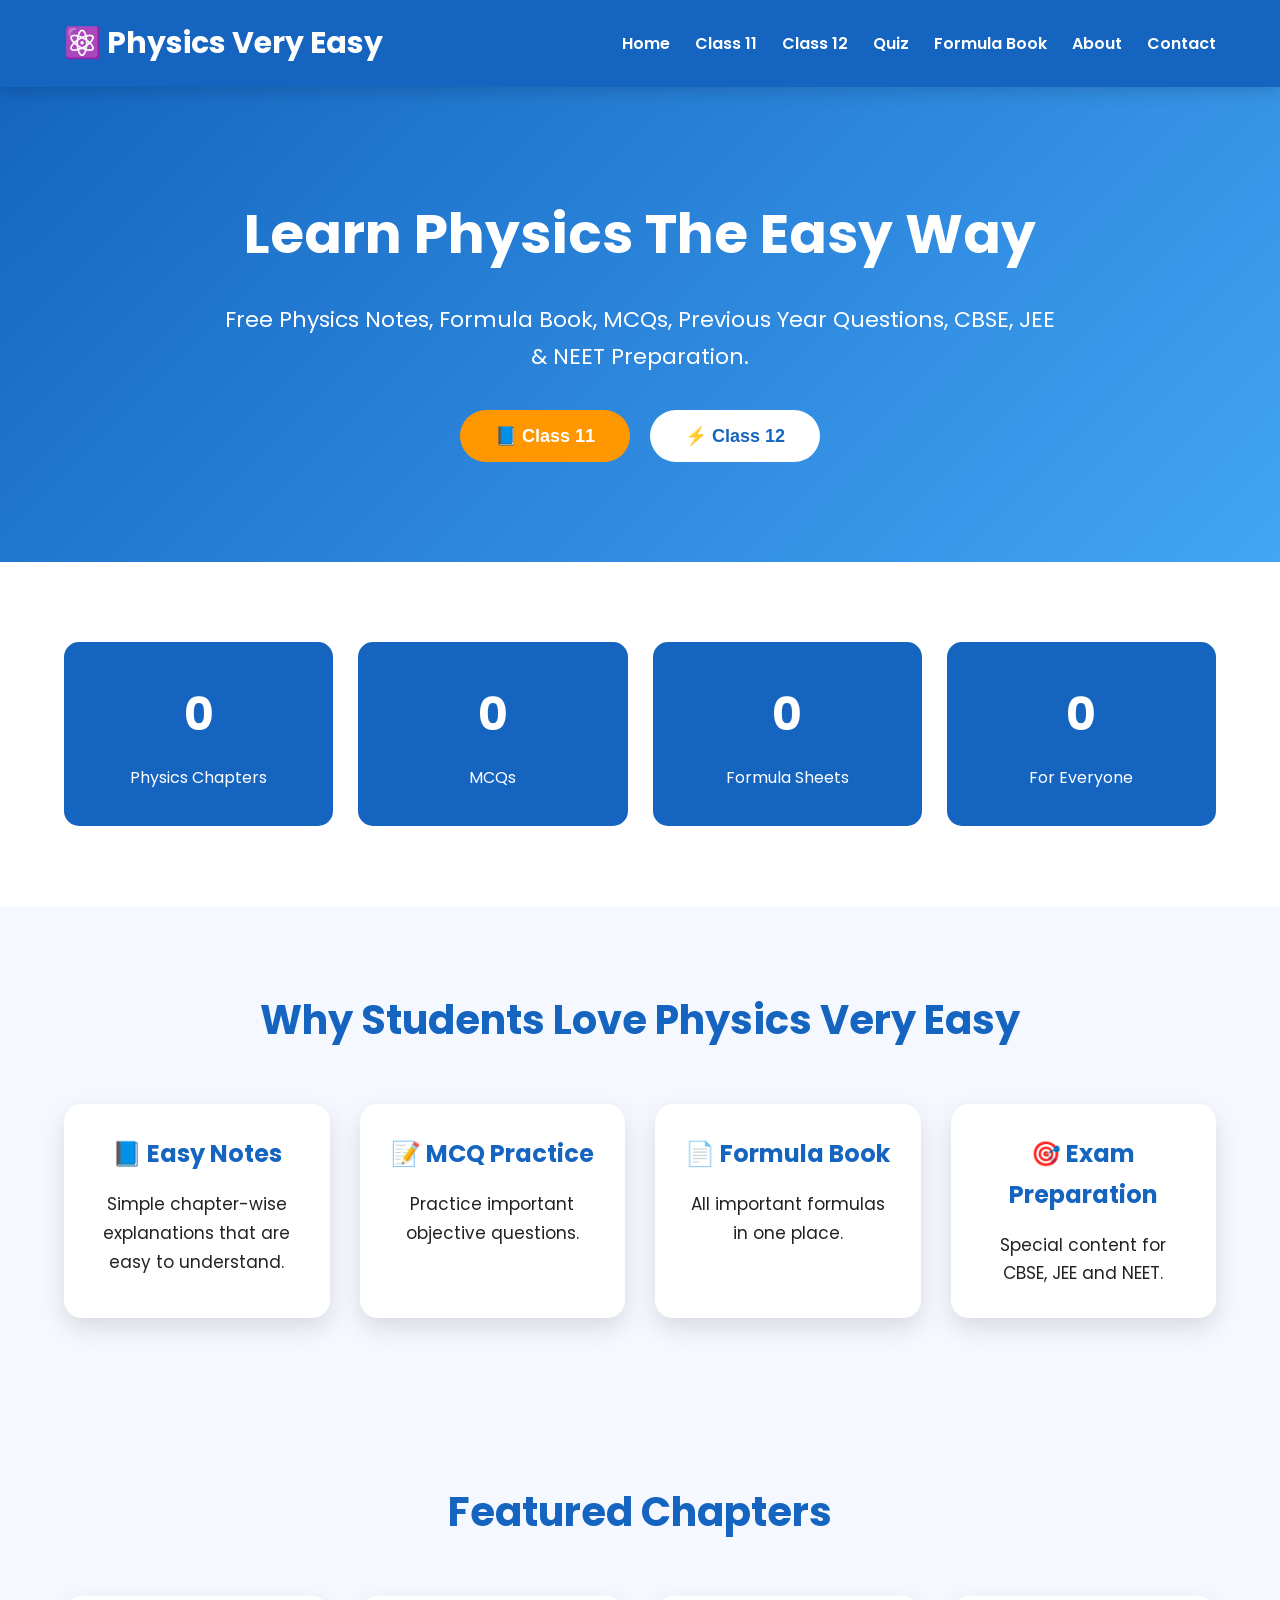
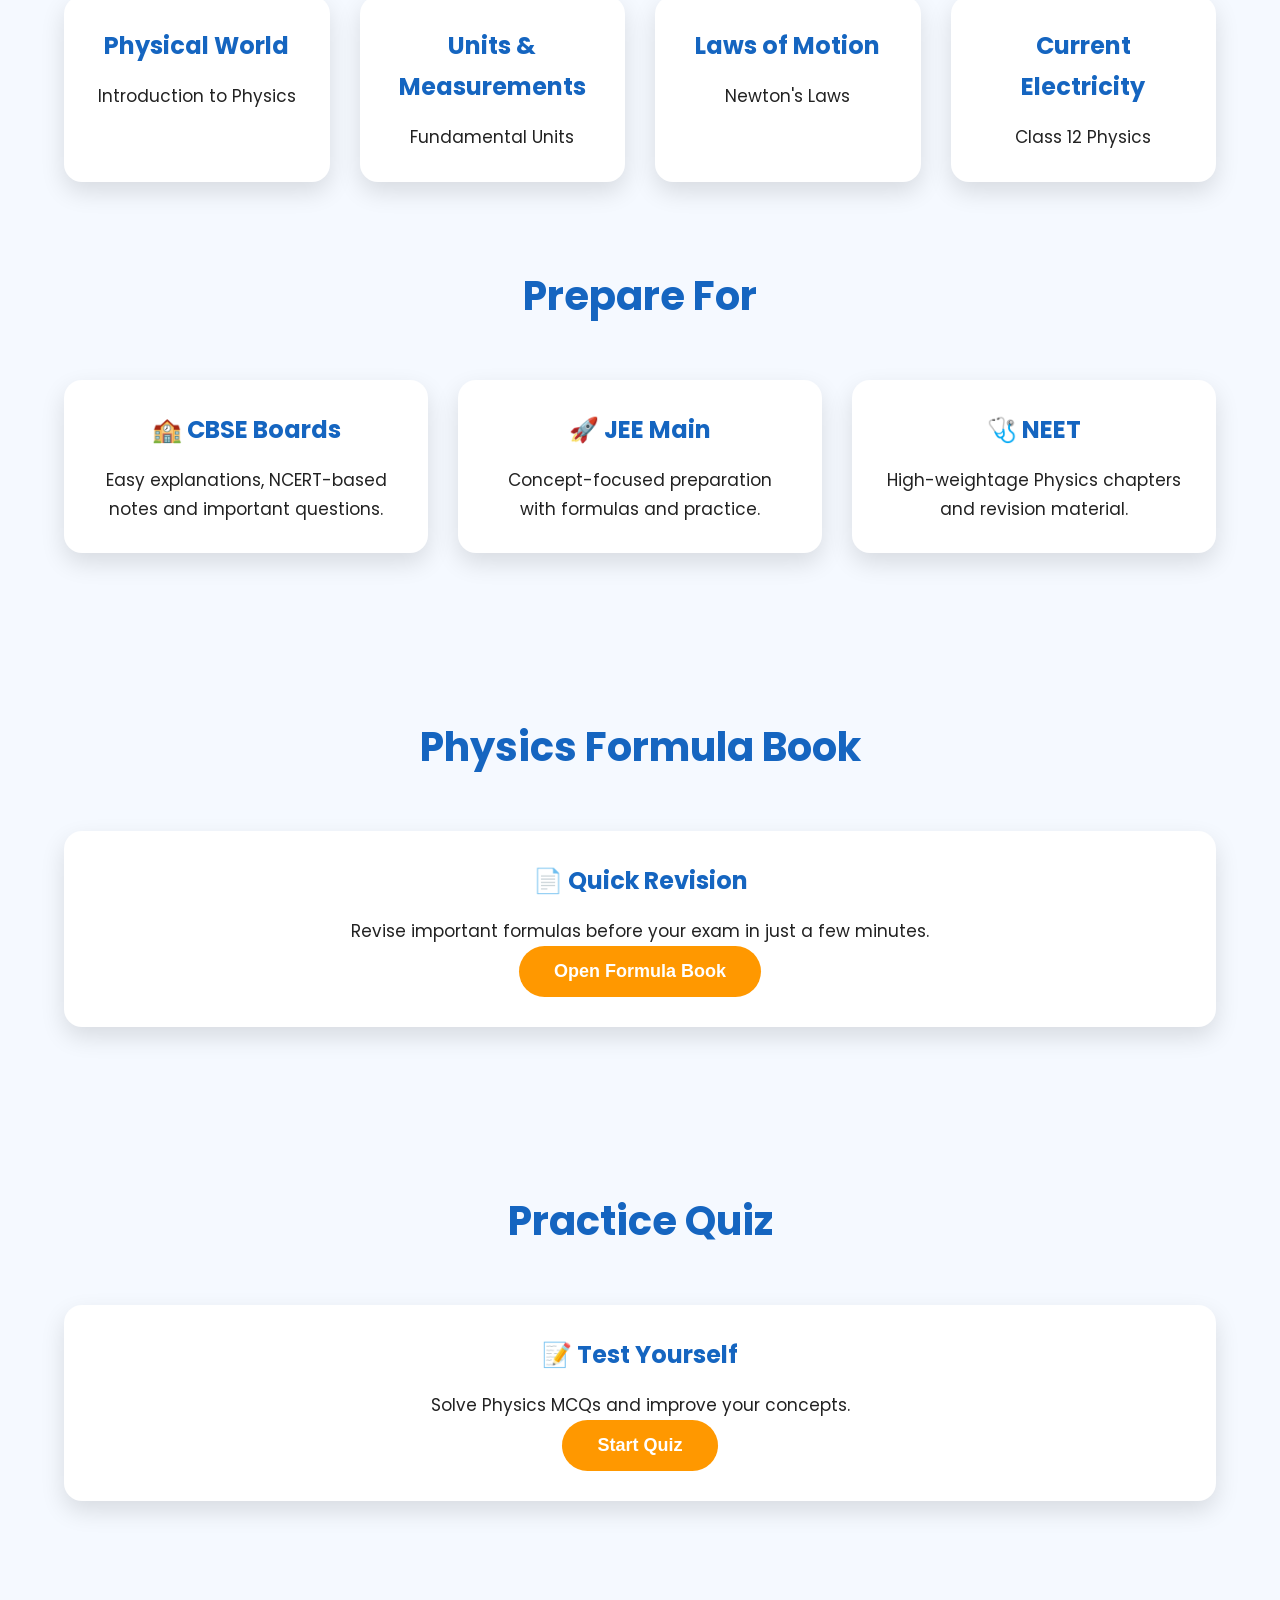
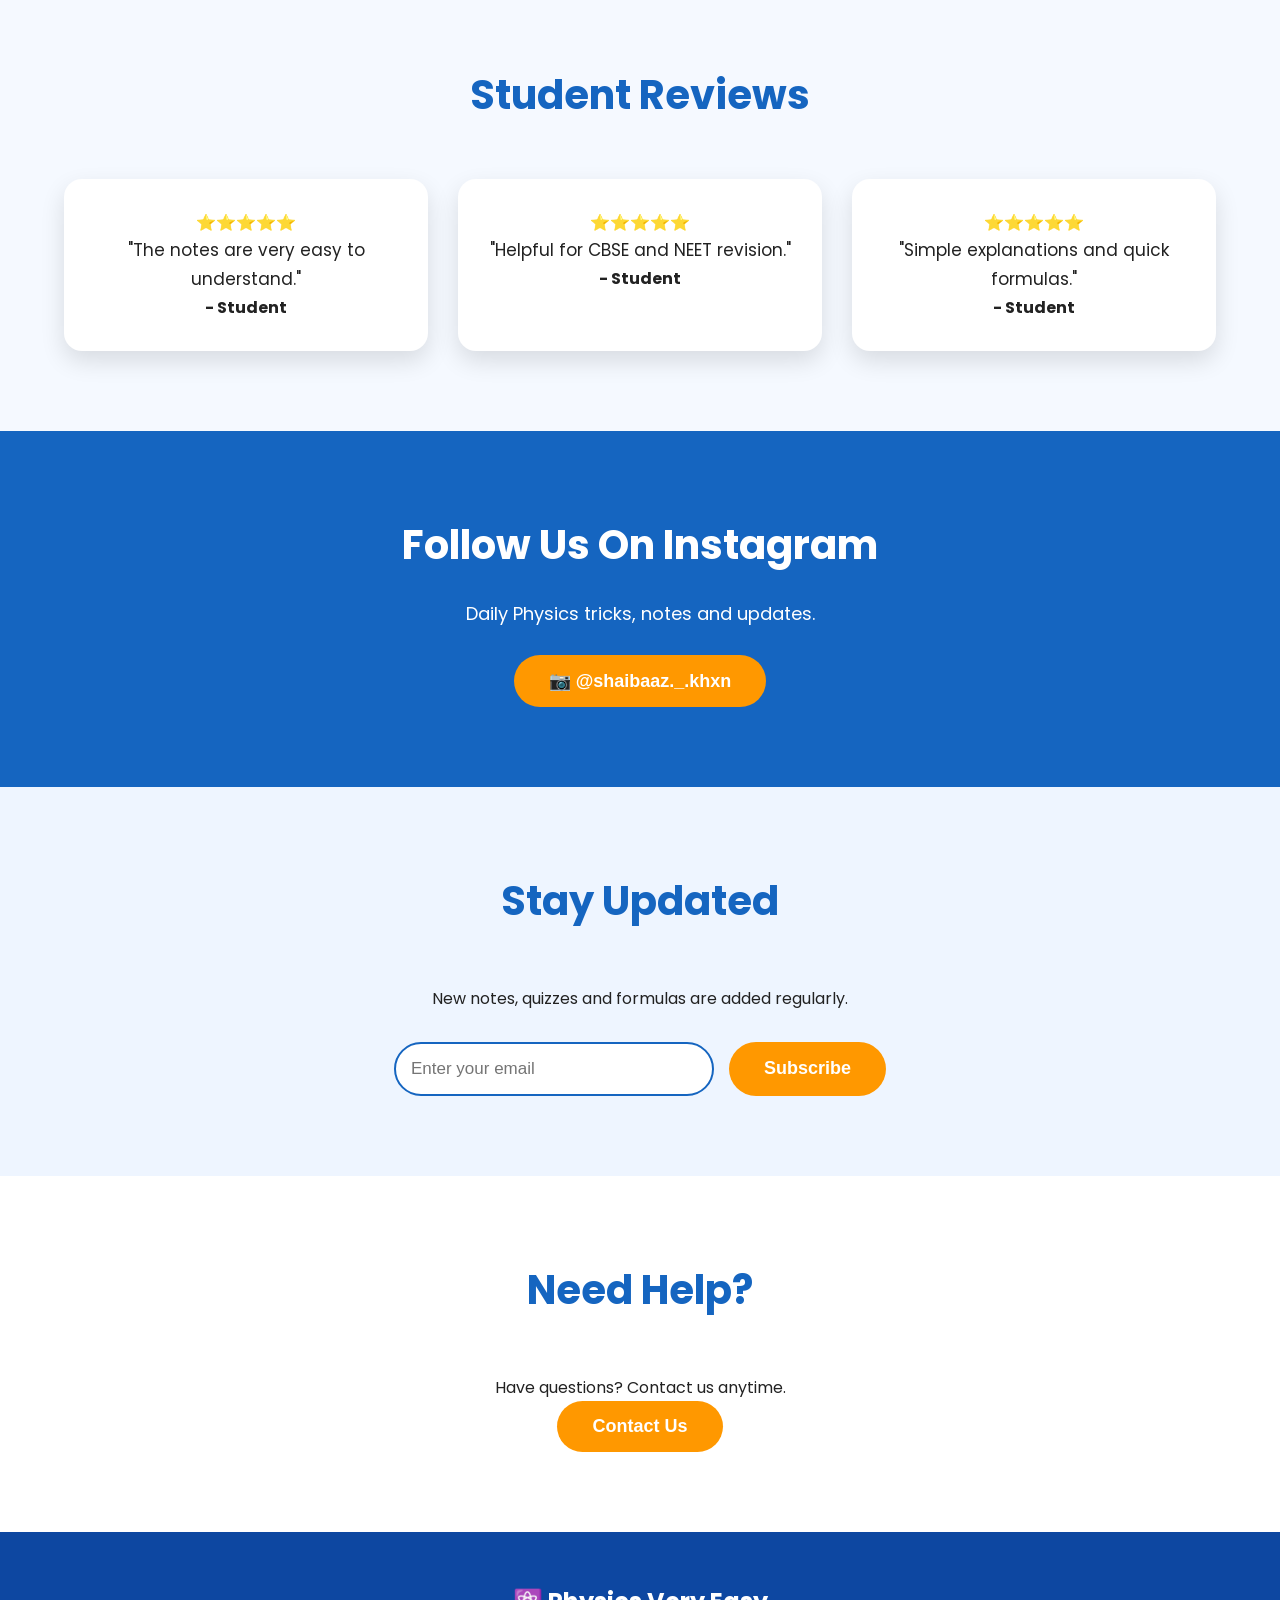
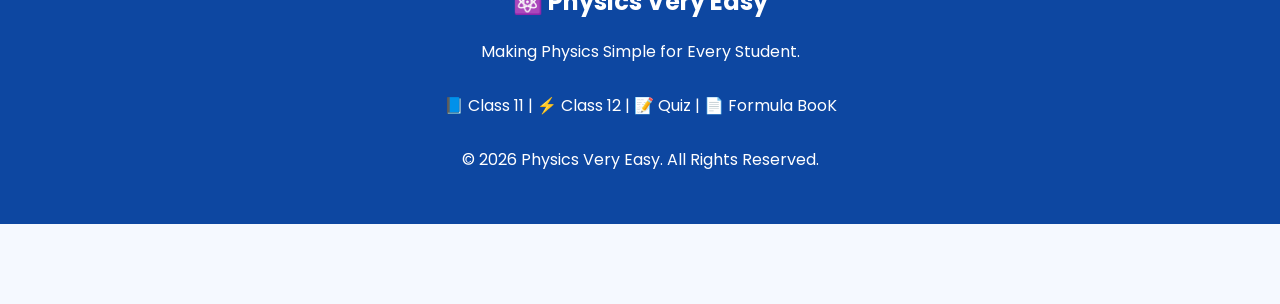
<file: index.html>
<!DOCTYPE html>
<html lang="en">

<head>

<meta charset="UTF-8">

<meta name="viewport" content="width=device-width, initial-scale=1.0">

<title>Physics Very Easy | CBSE | JEE | NEET</title>

<meta name="description"
content="Learn Class 11 & 12 Physics with easy notes, formulas, quizzes, PYQs and revision.">

<link rel="stylesheet" href="style.css">

<link rel="preconnect" href="https://fonts.googleapis.com">

<link rel="preconnect" href="https://fonts.gstatic.com" crossorigin>

<link href="https://fonts.googleapis.com/css2?family=Poppins:wght@300;400;500;600;700&display=swap" rel="stylesheet">

</head>

<body>

<header>

<div class="container nav">

<div class="logo">

<h2>⚛️ Physics Very Easy</h2>

</div>

<nav>

<a href="index.html">Home</a>

<a href="class11.html">Class 11</a>

<a href="class12.html">Class 12</a>

<a href="quiz.html">Quiz</a>

<a href="formulas.html">Formula Book</a>

<a href="about.html">About</a>

<a href="contact.html">Contact</a>

</nav>

</div>

</header>

<section class="hero">

<div class="container hero-content">

<h1>

Learn Physics The Easy Way

</h1>

<p>

Free Physics Notes, Formula Book, MCQs, Previous Year Questions,
CBSE, JEE & NEET Preparation.

</p>

<div class="hero-buttons">

<a href="class11.html">

<button>

📘 Class 11

</button>

</a>

<a href="class12.html">

<button class="secondary">

⚡ Class 12

</button>

</a>

</div>

</div>

</section>

<section class="stats">

<div class="container stats-grid">

<div class="stat-box">

<h2>29+</h2>

<p>Physics Chapters</p>

</div>

<div class="stat-box">

<h2>500+</h2>

<p>MCQs</p>

</div>

<div class="stat-box">

<h2>100+</h2>

<p>Formula Sheets</p>

</div>

<div class="stat-box">

<h2>FREE</h2>

<p>For Everyone</p>

</div>

</div>

</section>

<section class="features">

<div class="container">

<h2 class="section-title">

Why Students Love Physics Very Easy

</h2>

<div class="card-grid">

<div class="card">

<h3>📘 Easy Notes</h3>

<p>

Simple chapter-wise explanations that are easy to understand.

</p>

</div>

<div class="card">

<h3>📝 MCQ Practice</h3>

<p>

Practice important objective questions.

</p>

</div>

<div class="card">

<h3>📄 Formula Book</h3>

<p>

All important formulas in one place.

</p>

</div>

<div class="card">

<h3>🎯 Exam Preparation</h3>

<p>

Special content for CBSE, JEE and NEET.

</p>

</div>

</div>

</div>

</section>

<section class="chapters">

<div class="container">

<h2 class="section-title">

Featured Chapters

</h2>

<div class="card-grid">

<div class="card">

<h3>Physical World</h3>

<p>

Introduction to Physics

</p>

</div>

<div class="card">

<h3>Units & Measurements</h3>

<p>

Fundamental Units

</p>

</div>

<div class="card">

<h3>Laws of Motion</h3>

<p>

Newton's Laws

</p>

</div>

<div class="card">

<h3>Current Electricity</h3>

<p>

Class 12 Physics

</p>

</div>

</div>

</div>
<section class="exam-section">

<div class="container">

<h2 class="section-title">

Prepare For

</h2>

<div class="card-grid">

<div class="card">

<h3>🏫 CBSE Boards</h3>

<p>

Easy explanations, NCERT-based notes and important questions.

</p>

</div>

<div class="card">

<h3>🚀 JEE Main</h3>

<p>

Concept-focused preparation with formulas and practice.

</p>

</div>

<div class="card">

<h3>🩺 NEET</h3>

<p>

High-weightage Physics chapters and revision material.

</p>

</div>

</div>

</div>

</section>

<section class="formula-section">

<div class="container">

<h2 class="section-title">

Physics Formula Book

</h2>

<div class="card">

<h3>📄 Quick Revision</h3>

<p>

Revise important formulas before your exam in just a few minutes.

</p>

<a href="formulas.html">

<button>

Open Formula Book

</button>

</a>

</div>

</div>

</section>

<section class="quiz-section">

<div class="container">

<h2 class="section-title">

Practice Quiz

</h2>

<div class="card">

<h3>📝 Test Yourself</h3>

<p>

Solve Physics MCQs and improve your concepts.

</p>

<a href="quiz.html">

<button>

Start Quiz

</button>

</a>

</div>

</div>

</section>

<section class="reviews">

<div class="container">

<h2 class="section-title">

Student Reviews

</h2>

<div class="card-grid">

<div class="card">

⭐⭐⭐⭐⭐

<p>

"The notes are very easy to understand."

</p>

<h4>- Student</h4>

</div>

<div class="card">

⭐⭐⭐⭐⭐

<p>

"Helpful for CBSE and NEET revision."

</p>

<h4>- Student</h4>

</div>

<div class="card">

⭐⭐⭐⭐⭐

<p>

"Simple explanations and quick formulas."

</p>

<h4>- Student</h4>

</div>

</div>

</div>

</section>

<section class="instagram">

<div class="container">

<h2>

Follow Us On Instagram

</h2>

<p>

Daily Physics tricks, notes and updates.

</p>

<a href="https://www.instagram.com/shaibaaz._.khxn/" target="_blank">

<button>

📷 @shaibaaz._.khxn

</button>

</a>

</div>

</section>
  <section class="newsletter">

<div class="container">

<h2 class="section-title">

Stay Updated

</h2>

<p>

New notes, quizzes and formulas are added regularly.

</p>

<form class="newsletter-form">

<input
type="email"
placeholder="Enter your email"
required>

<button type="submit">

Subscribe

</button>

</form>

</div>

</section>

<section class="contact-preview">

<div class="container">

<h2 class="section-title">

Need Help?

</h2>

<p>

Have questions? Contact us anytime.

</p>

<a href="contact.html">

<button>

Contact Us

</button>

</a>

</div>

</section>

<footer>

<div class="container">

<h2>

⚛️ Physics Very Easy

</h2>

<p>

Making Physics Simple for Every Student.

</p>

<br>

<p>

📘 Class 11 |
⚡ Class 12 |
📝 Quiz |
📄 Formula BooK

</p>

<br>

<p>

© 2026 Physics Very Easy. All Rights Reserved.

</p>

</div>

</footer>

<script src="script.js"></script>

</body>
</html>
</section>
</file>
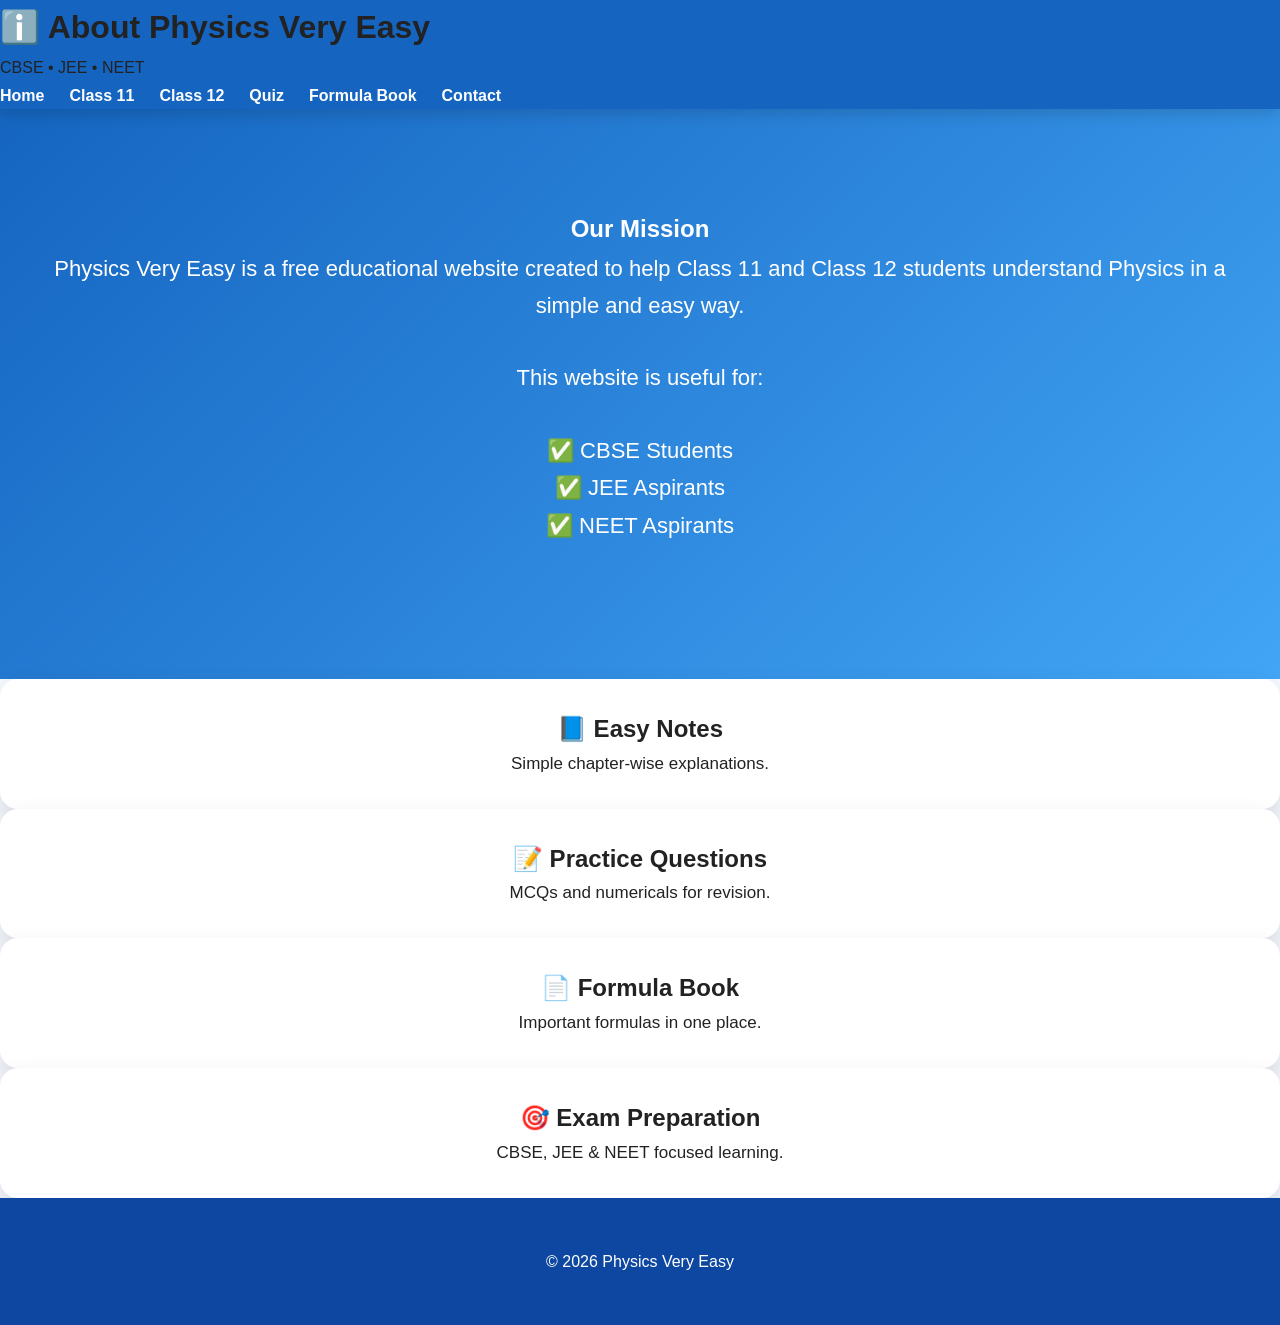
<file: about.html>
<!DOCTYPE html>
<html lang="en">
<head>
<meta charset="UTF-8">
<meta name="viewport" content="width=device-width, initial-scale=1.0">
<title>About | Physics Very Easy</title>

<link rel="stylesheet" href="style.css">

</head>

<body>

<header>

<div class="logo">
<h1>ℹ️ About Physics Very Easy</h1>
<p>CBSE • JEE • NEET</p>
</div>

<nav>
<a href="index.html">Home</a>
<a href="class11.html">Class 11</a>
<a href="class12.html">Class 12</a>
<a href="quiz.html">Quiz</a>
<a href="formulas.html">Formula Book</a>
<a href="contact.html">Contact</a>
</nav>

</header>

<section class="hero">

<h2>Our Mission</h2>

<p>
Physics Very Easy is a free educational website created to help Class 11 and Class 12 students understand Physics in a simple and easy way.
</p>

<p>
This website is useful for:
</p>

<p>
✅ CBSE Students<br>
✅ JEE Aspirants<br>
✅ NEET Aspirants
</p>

</section>

<section class="cards">

<div class="card">
<h2>📘 Easy Notes</h2>
<p>Simple chapter-wise explanations.</p>
</div>

<div class="card">
<h2>📝 Practice Questions</h2>
<p>MCQs and numericals for revision.</p>
</div>

<div class="card">
<h2>📄 Formula Book</h2>
<p>Important formulas in one place.</p>
</div>

<div class="card">
<h2>🎯 Exam Preparation</h2>
<p>CBSE, JEE & NEET focused learning.</p>
</div>

</section>

<footer>

<p>© 2026 Physics Very Easy</p>

</footer>

<script src="script.js"></script>

</body>
</html>
</file>
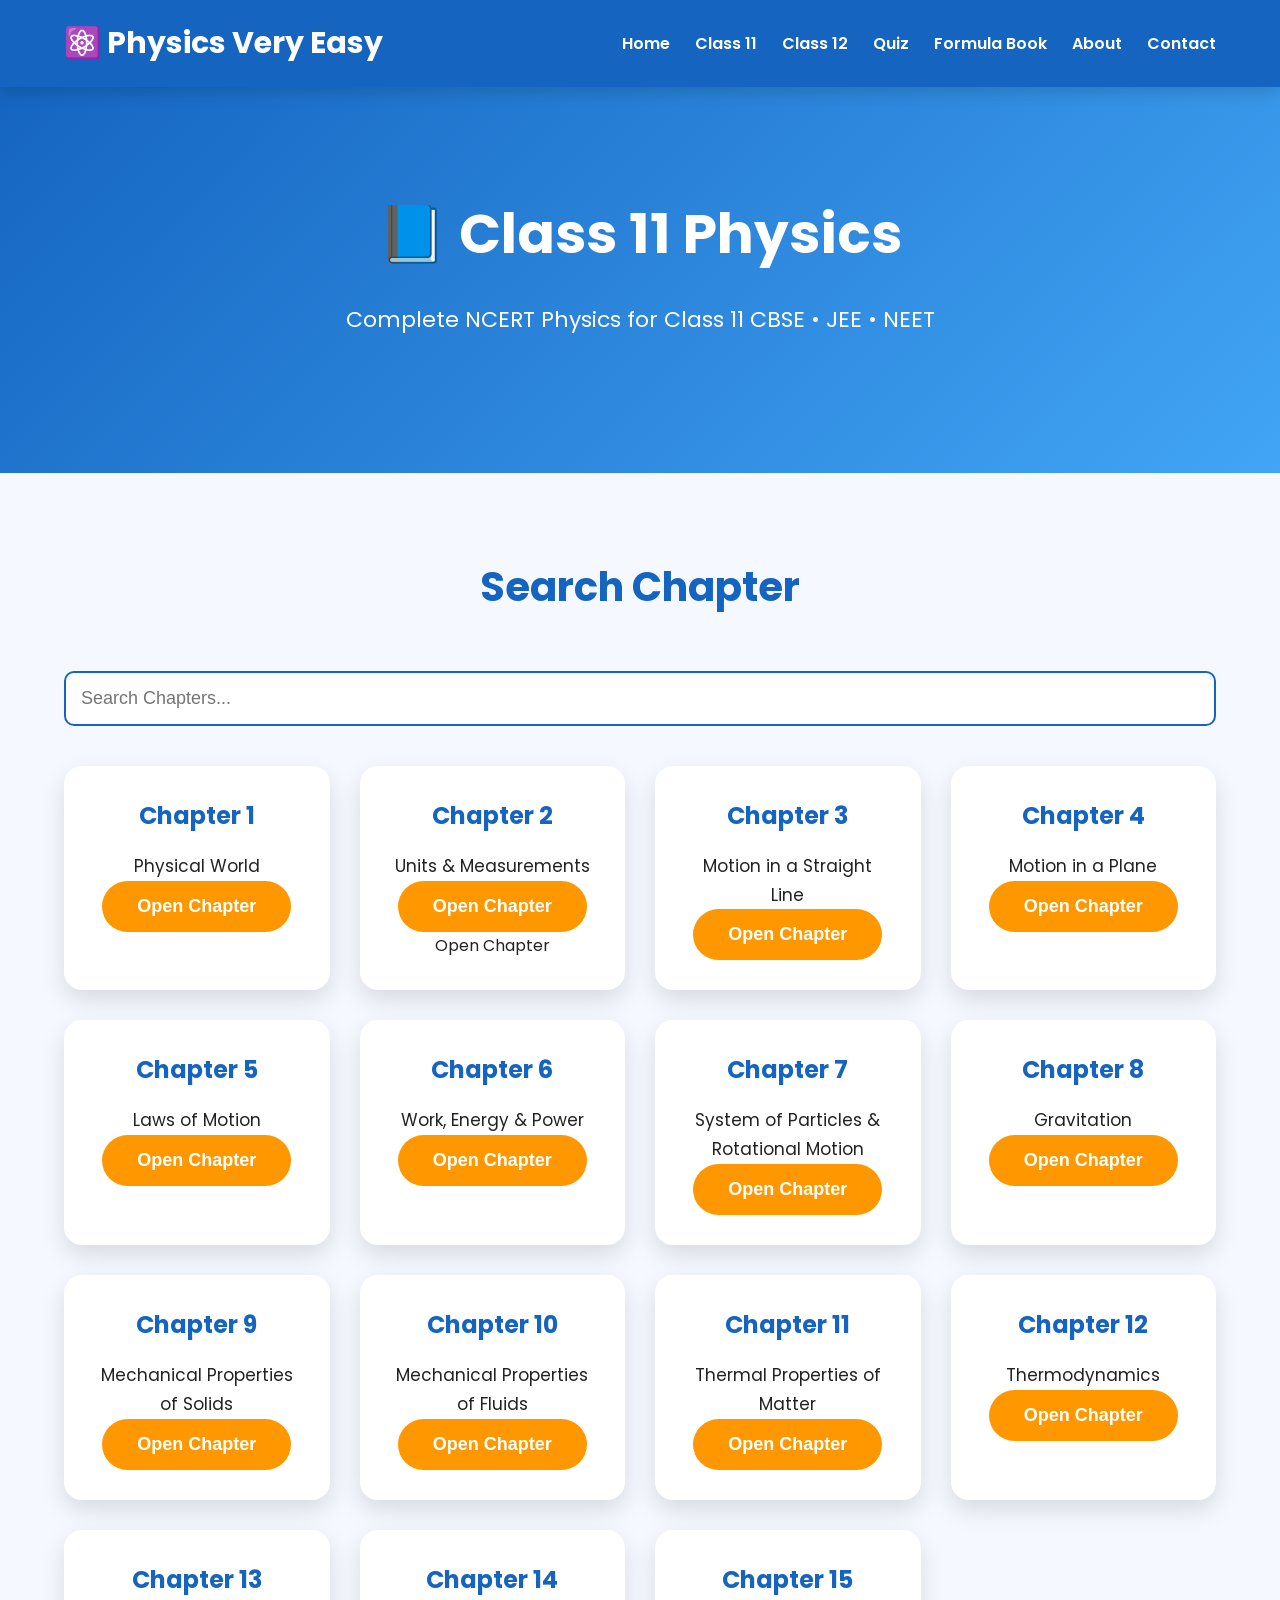
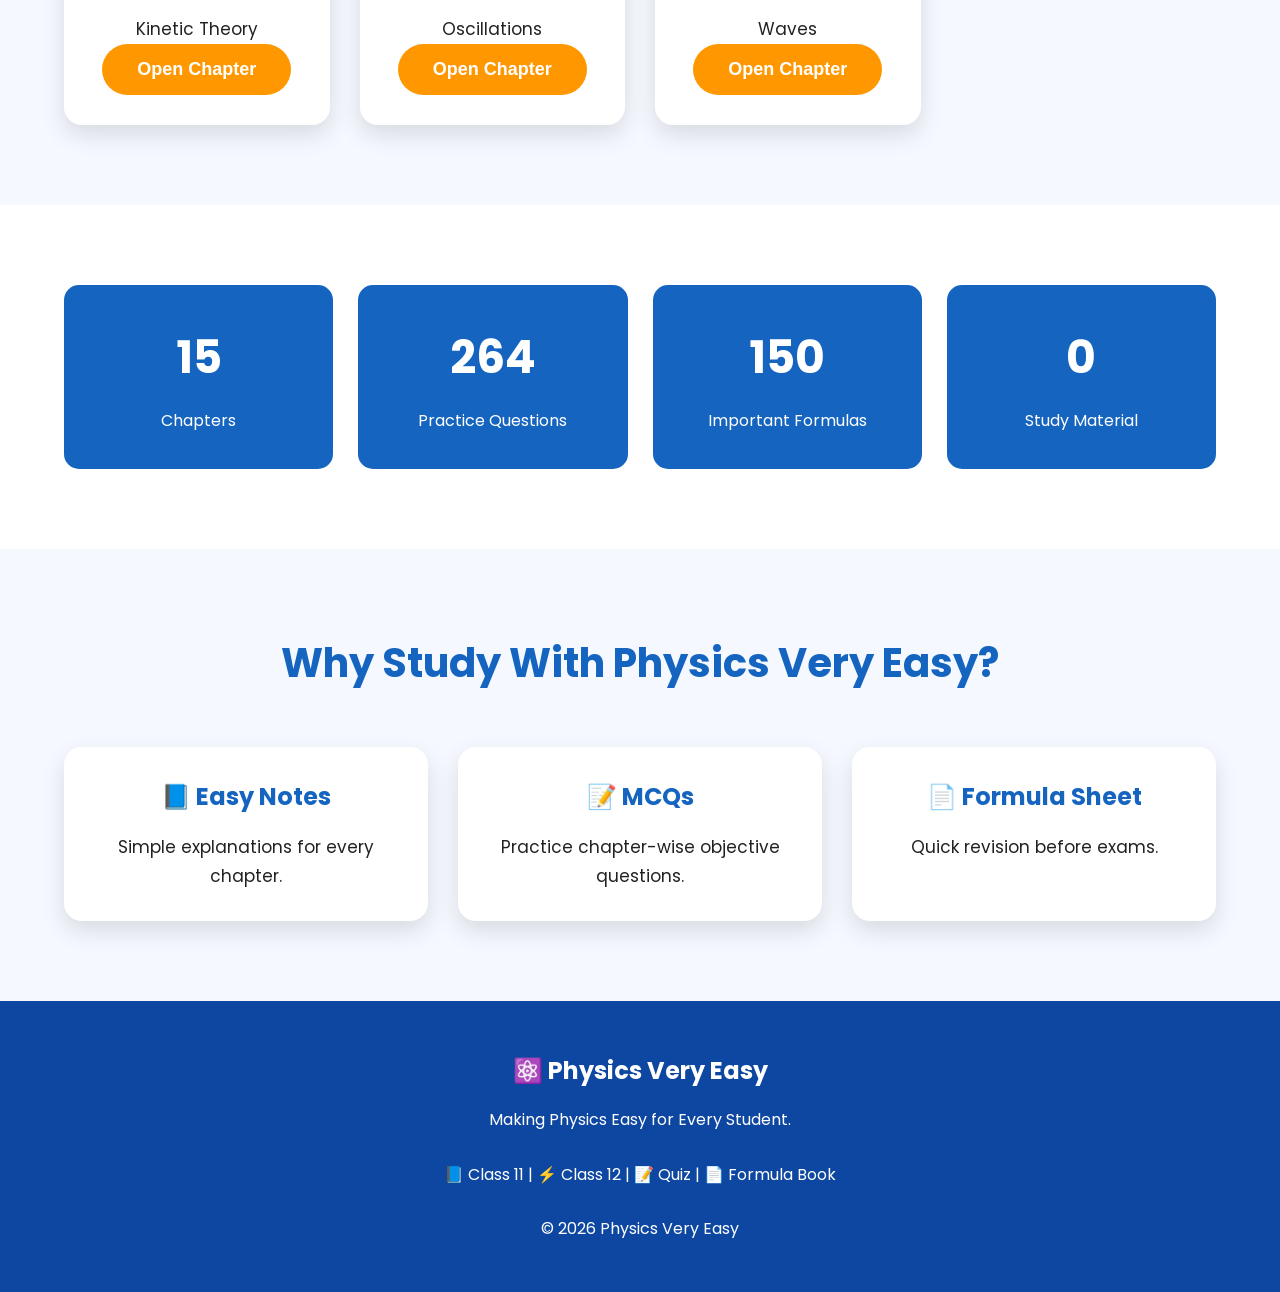
<file: class11.html>
<!DOCTYPE html>
<html lang="en">

<head>

<meta charset="UTF-8">

<meta name="viewport" content="width=device-width, initial-scale=1.0">

<title>Class 11 Physics | Physics Very Easy</title>

<link rel="stylesheet" href="style.css">

<link href="https://fonts.googleapis.com/css2?family=Poppins:wght@300;400;500;600;700&display=swap" rel="stylesheet">

</head>

<body>

<header>

<div class="container nav">

<div class="logo">

<h2>⚛️ Physics Very Easy</h2>

</div>

<nav>

<a href="index.html">Home</a>

<a href="class11.html">Class 11</a>

<a href="class12.html">Class 12</a>

<a href="quiz.html">Quiz</a>

<a href="formulas.html">Formula Book</a>

<a href="about.html">About</a>

<a href="contact.html">Contact</a>

</nav>

</div>

</header>

<section class="hero">

<div class="container hero-content">

<h1>📘 Class 11 Physics</h1>

<p>

Complete NCERT Physics for Class 11

CBSE • JEE • NEET

</p>

</div>

</section>

<section class="features">

<div class="container">

<h2 class="section-title">

Search Chapter

</h2>

<input
type="text"
id="searchBox"
placeholder="Search Chapters..."
onkeyup="searchChapter()"
style="width:100%;padding:15px;font-size:18px;border-radius:10px;border:2px solid #1565c0;margin-bottom:40px;">

<div class="card-grid">

<div class="card">

<h3>Chapter 1</h3>

<p>

Physical World

</p>

<a href="chapters/physical-world.html">

<button>

Open Chapter

</button>

</a>

</div>
<div class="card">

<h3>Chapter 2</h3>

<p>

Units & Measurements

</p>

<a href="chapters/units-measurements.html">
<button>Open Chapter</button>
</a>

Open Chapter

</button>

</div>

<div class="card">

<h3>Chapter 3</h3>

<p>

Motion in a Straight Line

</p>

<button onclick="comingSoon()">

Open Chapter

</button>

</div>

<div class="card">

<h3>Chapter 4</h3>

<p>

Motion in a Plane

</p>

<button onclick="comingSoon()">

Open Chapter

</button>

</div>

<div class="card">

<h3>Chapter 5</h3>

<p>

Laws of Motion

</p>

<button onclick="comingSoon()">

Open Chapter

</button>

</div>

<div class="card">

<h3>Chapter 6</h3>

<p>

Work, Energy & Power

</p>

<button onclick="comingSoon()">

Open Chapter

</button>

</div><div class="card">

<h3>Chapter 7</h3>

<p>

System of Particles & Rotational Motion

</p>

<button onclick="comingSoon()">

Open Chapter

</button>

</div>

<div class="card">

<h3>Chapter 8</h3>

<p>

Gravitation

</p>

<button onclick="comingSoon()">

Open Chapter

</button>

</div>

<div class="card">

<h3>Chapter 9</h3>

<p>

Mechanical Properties of Solids

</p>

<button onclick="comingSoon()">

Open Chapter

</button>

</div>

<div class="card">

<h3>Chapter 10</h3>

<p>

Mechanical Properties of Fluids

</p>

<button onclick="comingSoon()">

Open Chapter

</button>

</div>

<div class="card">

<h3>Chapter 11</h3>

<p>

Thermal Properties of Matter

</p>

<button onclick="comingSoon()">

Open Chapter

</button>

</div>

<div class="card">

<h3>Chapter 12</h3>

<p>

Thermodynamics

</p>

<button onclick="comingSoon()">

Open Chapter

</button>

</div>

<div class="card">

<h3>Chapter 13</h3>

<p>

Kinetic Theory

</p>

<button onclick="comingSoon()">

Open Chapter

</button>

</div>

<div class="card">

<h3>Chapter 14</h3>

<p>

Oscillations

</p>

<button onclick="comingSoon()">

Open Chapter

</button>

</div>

<div class="card">

<h3>Chapter 15</h3>

<p>

Waves

</p>

<button onclick="comingSoon()">

Open Chapter

</button>

</div>

</div>

</div>

</section>

<section class="stats">

<div class="container stats-grid">

<div class="stat-box">

<h2 data-target="15">15</h2>

<p>Chapters</p>

</div>

<div class="stat-box">

<h2 data-target="300">300</h2>

<p>Practice Questions</p>

</div>

<div class="stat-box">

<h2 data-target="150">150</h2>

<p>Important Formulas</p>

</div>

<div class="stat-box">

<h2>FREE</h2>

<p>Study Material</p>

</div>

</div>

</section><section class="reviews">

<div class="container">

<h2 class="section-title">

Why Study With Physics Very Easy?

</h2>

<div class="card-grid">

<div class="card">

<h3>📘 Easy Notes</h3>

<p>

Simple explanations for every chapter.

</p>

</div>

<div class="card">

<h3>📝 MCQs</h3>

<p>

Practice chapter-wise objective questions.

</p>

</div>

<div class="card">

<h3>📄 Formula Sheet</h3>

<p>

Quick revision before exams.

</p>

</div>

</div>

</div>

</section>

<footer>

<div class="container">

<h2>

⚛️ Physics Very Easy

</h2>

<p>

Making Physics Easy for Every Student.

</p>

<br>

<p>

📘 Class 11 |
⚡ Class 12 |
📝 Quiz |
📄 Formula Book

</p>

<br>

<p>

© 2026 Physics Very Easy

</p>

</div>

</footer>

<script src="script.js"></script>

</body>

</html>
</file>
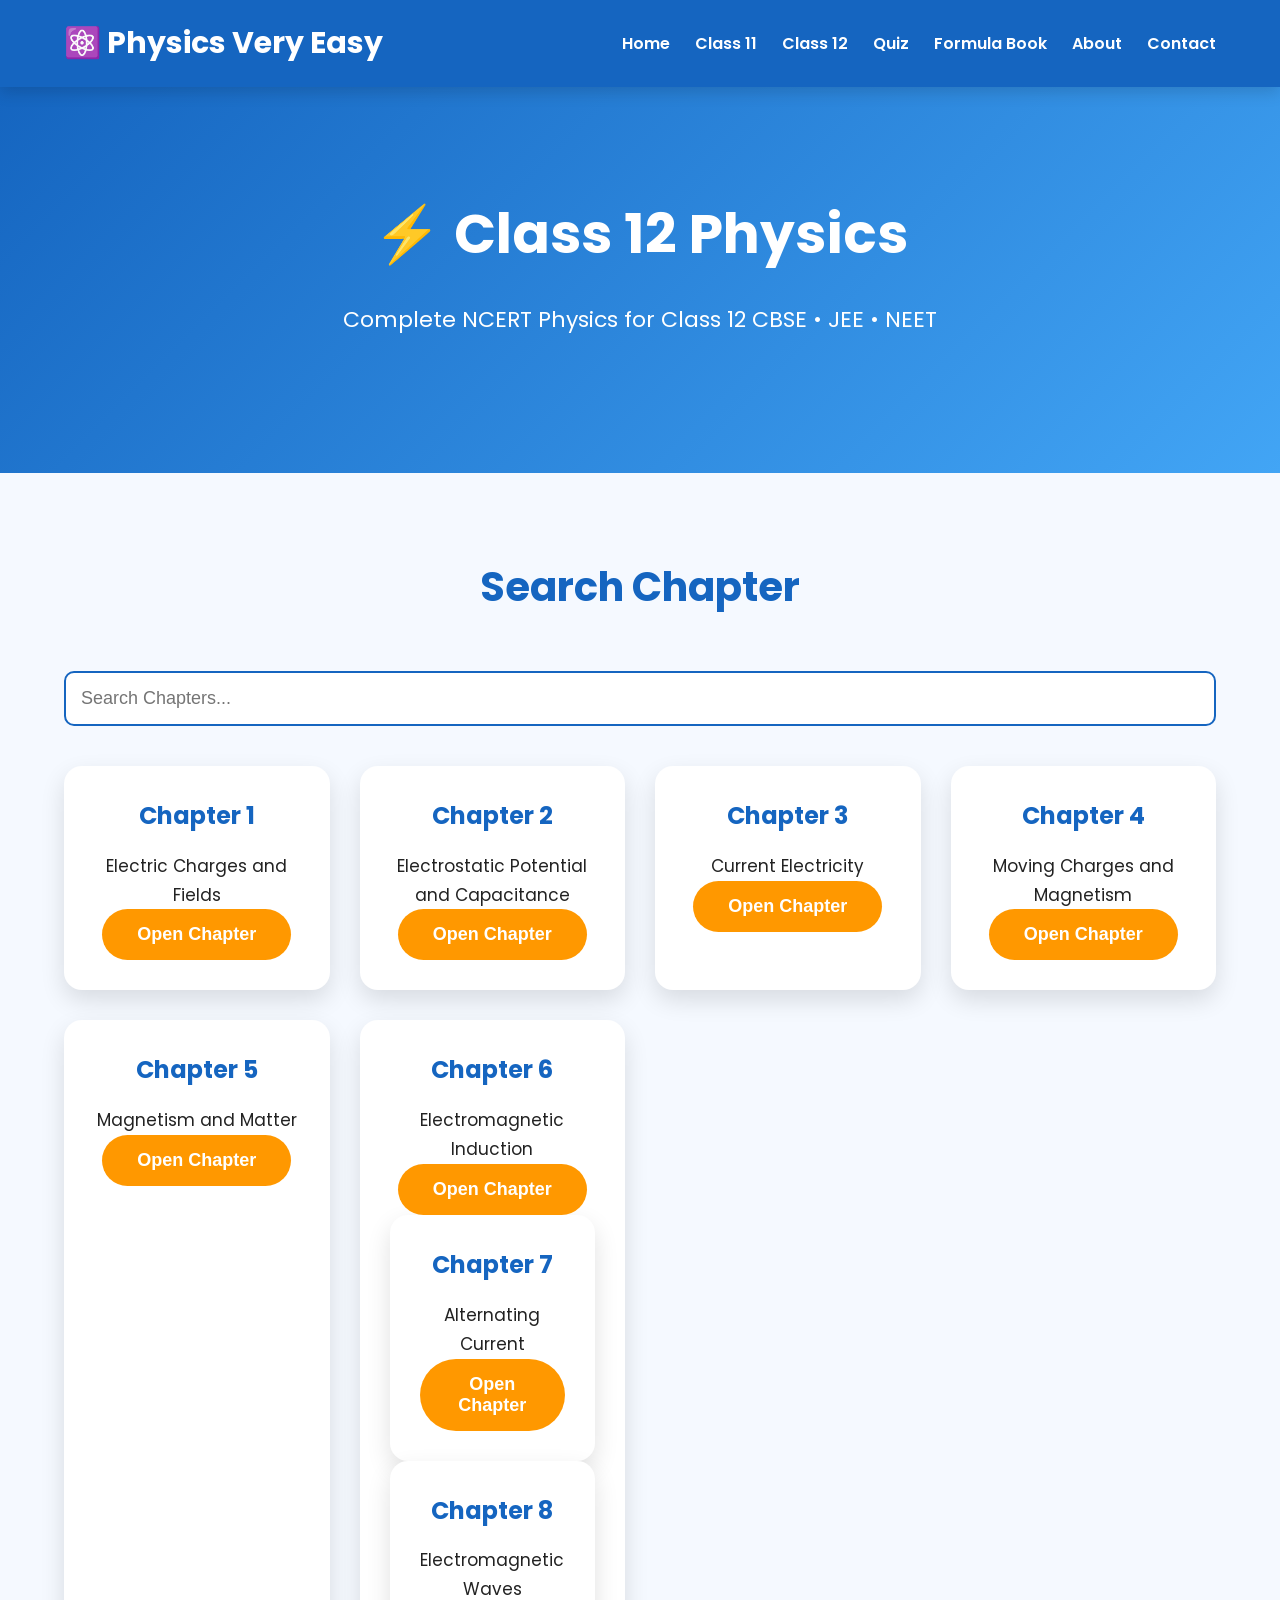
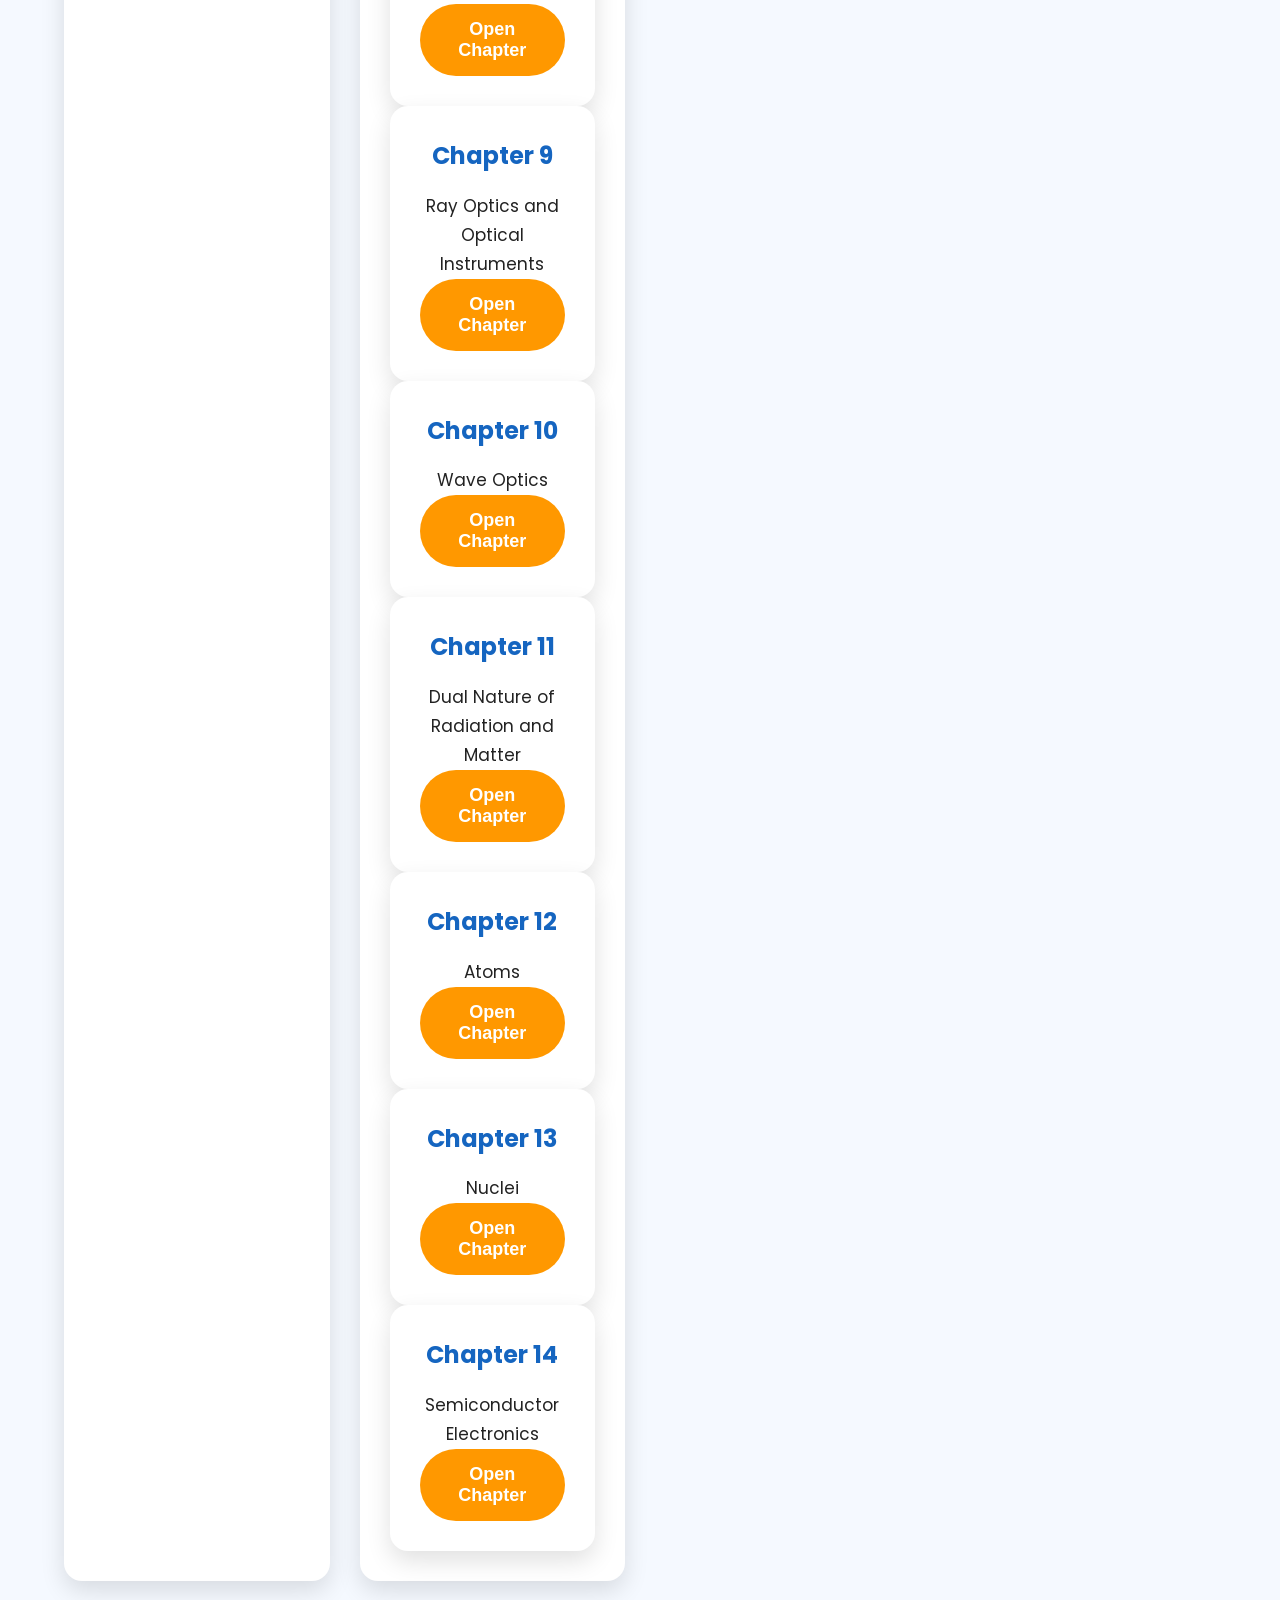
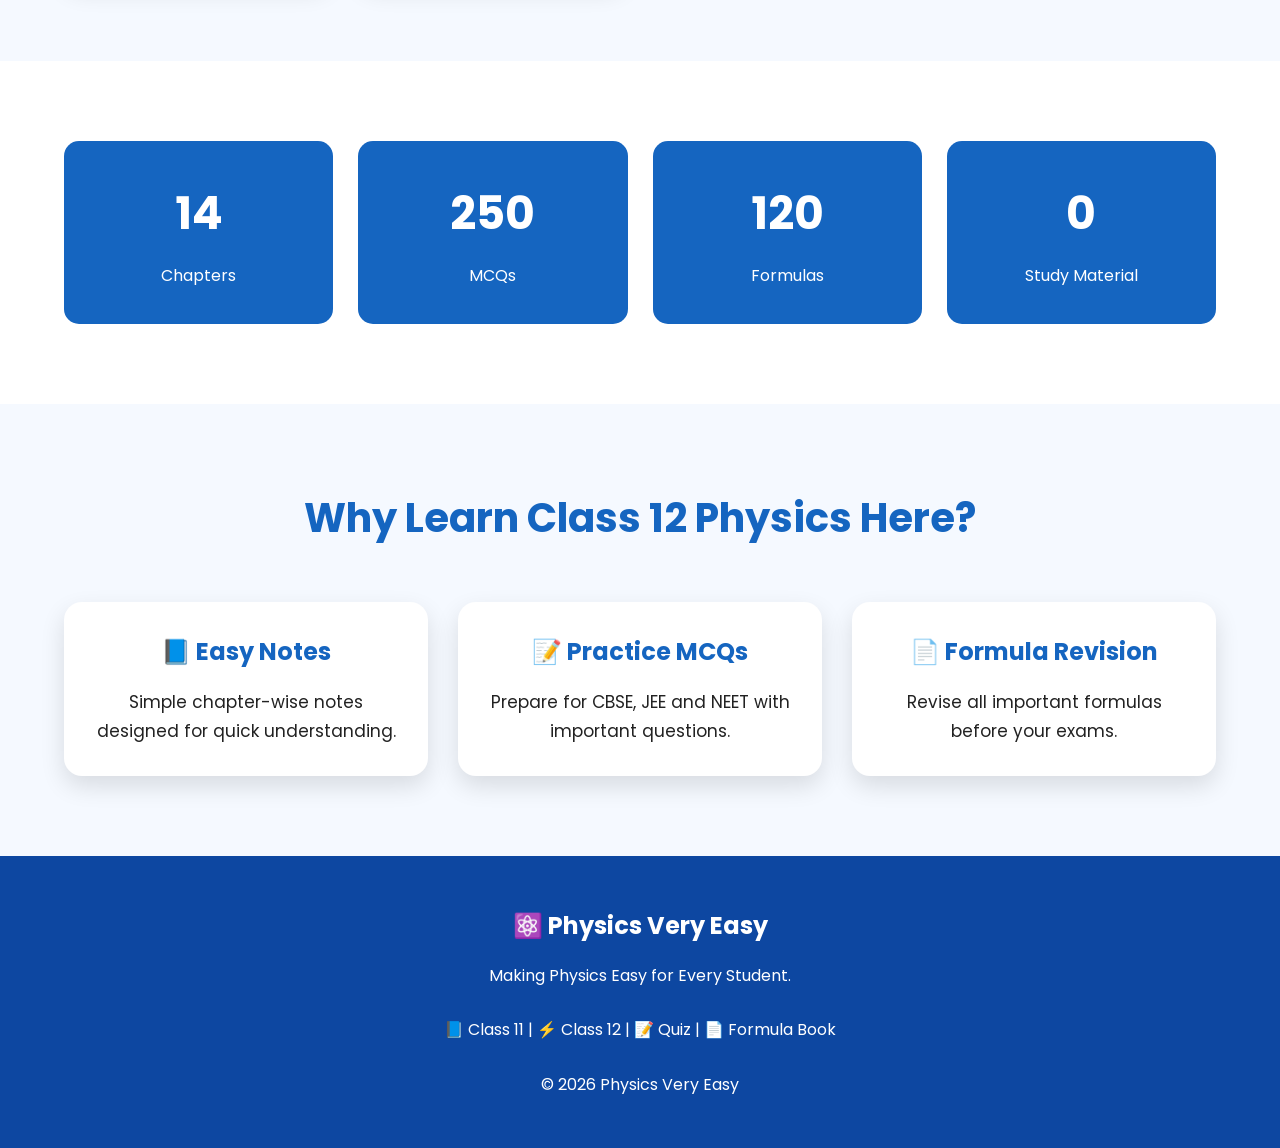
<file: class12.html>
<!DOCTYPE html>
<html lang="en">

<head>

<meta charset="UTF-8">

<meta name="viewport" content="width=device-width, initial-scale=1.0">

<title>Class 12 Physics | Physics Very Easy</title>

<link rel="stylesheet" href="style.css">

<link href="https://fonts.googleapis.com/css2?family=Poppins:wght@300;400;500;600;700&display=swap" rel="stylesheet">

</head>

<body>

<header>

<div class="container nav">

<div class="logo">

<h2>⚛️ Physics Very Easy</h2>

</div>

<nav>

<a href="index.html">Home</a>

<a href="class11.html">Class 11</a>

<a href="class12.html">Class 12</a>

<a href="quiz.html">Quiz</a>

<a href="formulas.html">Formula Book</a>

<a href="about.html">About</a>

<a href="contact.html">Contact</a>

</nav>

</div>

</header>

<section class="hero">

<div class="container hero-content">

<h1>⚡ Class 12 Physics</h1>

<p>

Complete NCERT Physics for Class 12

CBSE • JEE • NEET

</p>

</div>

</section>

<section class="features">

<div class="container">

<h2 class="section-title">

Search Chapter

</h2>

<input
type="text"
id="searchBox"
placeholder="Search Chapters..."
onkeyup="searchChapter()"
style="width:100%;padding:15px;font-size:18px;border-radius:10px;border:2px solid #1565c0;margin-bottom:40px;">

<div class="card-grid">

<div class="card">

<h3>Chapter 1</h3>

<p>

Electric Charges and Fields

</p>

<button onclick="comingSoon()">

Open Chapter

</button>

</div>

<div class="card">

<h3>Chapter 2</h3>

<p>

Electrostatic Potential and Capacitance

</p>

<button onclick="comingSoon()">

Open Chapter

</button>

</div>

<div class="card">

<h3>Chapter 3</h3>

<p>

Current Electricity

</p>

<button onclick="comingSoon()">

Open Chapter

</button>

</div>

<div class="card">

<h3>Chapter 4</h3>

<p>

Moving Charges and Magnetism

</p>

<button onclick="comingSoon()">

Open Chapter

</button>

</div>

<div class="card">

<h3>Chapter 5</h3>

<p>

Magnetism and Matter

</p>

<button onclick="comingSoon()">

Open Chapter

</button>

</div>

<div class="card">

<h3>Chapter 6</h3>

<p>

Electromagnetic Induction

</p>

<button onclick="comingSoon()">

Open Chapter

</button>
  <div class="card">

<h3>Chapter 7</h3>

<p>

Alternating Current

</p>

<button onclick="comingSoon()">

Open Chapter

</button>

</div>

<div class="card">

<h3>Chapter 8</h3>

<p>

Electromagnetic Waves

</p>

<button onclick="comingSoon()">

Open Chapter

</button>

</div>

<div class="card">

<h3>Chapter 9</h3>

<p>

Ray Optics and Optical Instruments

</p>

<button onclick="comingSoon()">

Open Chapter

</button>

</div>

<div class="card">

<h3>Chapter 10</h3>

<p>

Wave Optics

</p>

<button onclick="comingSoon()">

Open Chapter

</button>

</div>

<div class="card">

<h3>Chapter 11</h3>

<p>

Dual Nature of Radiation and Matter

</p>

<button onclick="comingSoon()">

Open Chapter

</button>

</div>

<div class="card">

<h3>Chapter 12</h3>

<p>

Atoms

</p>

<button onclick="comingSoon()">

Open Chapter

</button>

</div>

<div class="card">

<h3>Chapter 13</h3>

<p>

Nuclei

</p>

<button onclick="comingSoon()">

Open Chapter

</button>

</div>

<div class="card">

<h3>Chapter 14</h3>

<p>

Semiconductor Electronics

</p>

<button onclick="comingSoon()">

Open Chapter

</button>

</div>

</div>

</div>

</section>

<section class="stats">

<div class="container stats-grid">

<div class="stat-box">

<h2 data-target="14">14</h2>

<p>Chapters</p>

</div>

<div class="stat-box">

<h2 data-target="250">250</h2>

<p>MCQs</p>

</div>

<div class="stat-box">

<h2 data-target="120">120</h2>

<p>Formulas</p>

</div>

<div class="stat-box">

<h2>FREE</h2>

<p>Study Material</p>

</div>

</div>

</section>
  <section class="reviews">

<div class="container">

<h2 class="section-title">

Why Learn Class 12 Physics Here?

</h2>

<div class="card-grid">

<div class="card">

<h3>📘 Easy Notes</h3>

<p>

Simple chapter-wise notes designed for quick understanding.

</p>

</div>

<div class="card">

<h3>📝 Practice MCQs</h3>

<p>

Prepare for CBSE, JEE and NEET with important questions.

</p>

</div>

<div class="card">

<h3>📄 Formula Revision</h3>

<p>

Revise all important formulas before your exams.

</p>

</div>

</div>

</div>

</section>

<footer>

<div class="container">

<h2>

⚛️ Physics Very Easy

</h2>

<p>

Making Physics Easy for Every Student.

</p>

<br>

<p>

📘 Class 11 |
⚡ Class 12 |
📝 Quiz |
📄 Formula Book

</p>

<br>

<p>

© 2026 Physics Very Easy

</p>

</div>

</footer>

<script src="script.js"></script>

</body>

</html>

</div>
</file>
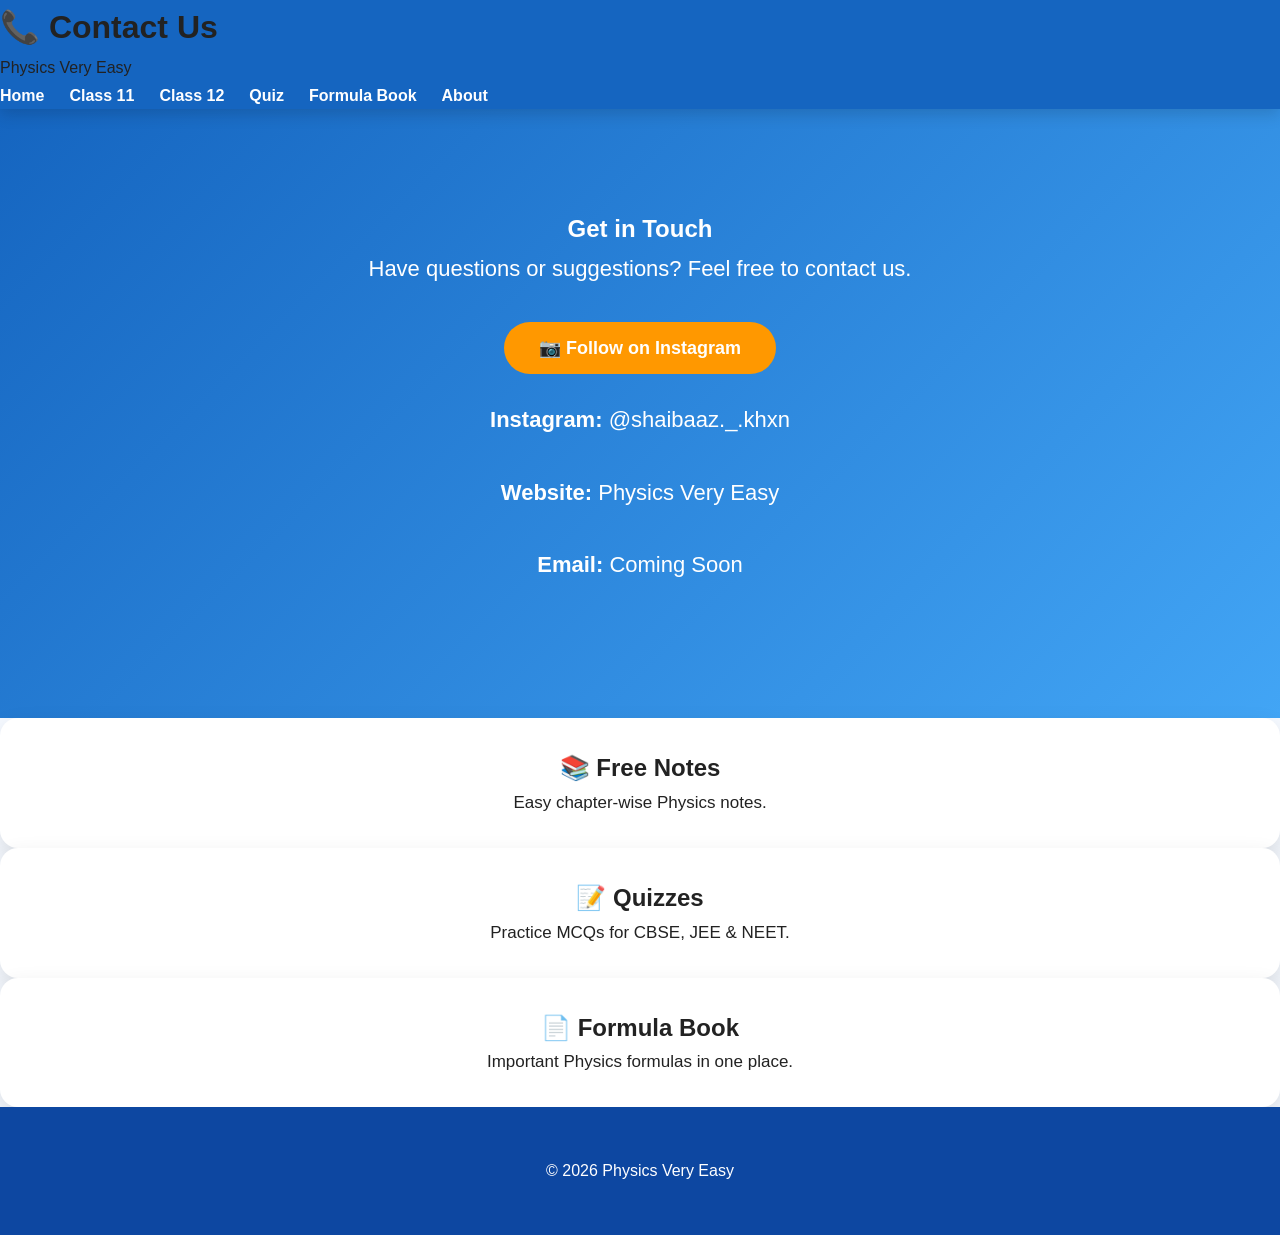
<file: contact.html>
<!DOCTYPE html>
<html lang="en">
<head>
<meta charset="UTF-8">
<meta name="viewport" content="width=device-width, initial-scale=1.0">
<title>Contact | Physics Very Easy</title>

<link rel="stylesheet" href="style.css">

</head>

<body>

<header>

<div class="logo">
<h1>📞 Contact Us</h1>
<p>Physics Very Easy</p>
</div>

<nav>
<a href="index.html">Home</a>
<a href="class11.html">Class 11</a>
<a href="class12.html">Class 12</a>
<a href="quiz.html">Quiz</a>
<a href="formulas.html">Formula Book</a>
<a href="about.html">About</a>
</nav>

</header>

<section class="hero">

<h2>Get in Touch</h2>

<p>
Have questions or suggestions? Feel free to contact us.
</p>

<a href="https://www.instagram.com/shaibaaz._.khxn/" target="_blank">
<button>📷 Follow on Instagram</button>
</a>

<br><br>

<p><strong>Instagram:</strong> @shaibaaz._.khxn</p>

<p><strong>Website:</strong> Physics Very Easy</p>

<p><strong>Email:</strong> Coming Soon</p>

</section>

<section class="cards">

<div class="card">
<h2>📚 Free Notes</h2>
<p>Easy chapter-wise Physics notes.</p>
</div>

<div class="card">
<h2>📝 Quizzes</h2>
<p>Practice MCQs for CBSE, JEE & NEET.</p>
</div>

<div class="card">
<h2>📄 Formula Book</h2>
<p>Important Physics formulas in one place.</p>
</div>

</section>

<footer>

<p>© 2026 Physics Very Easy</p>

</footer>

<script src="script.js"></script>

</body>
</html>
</file>
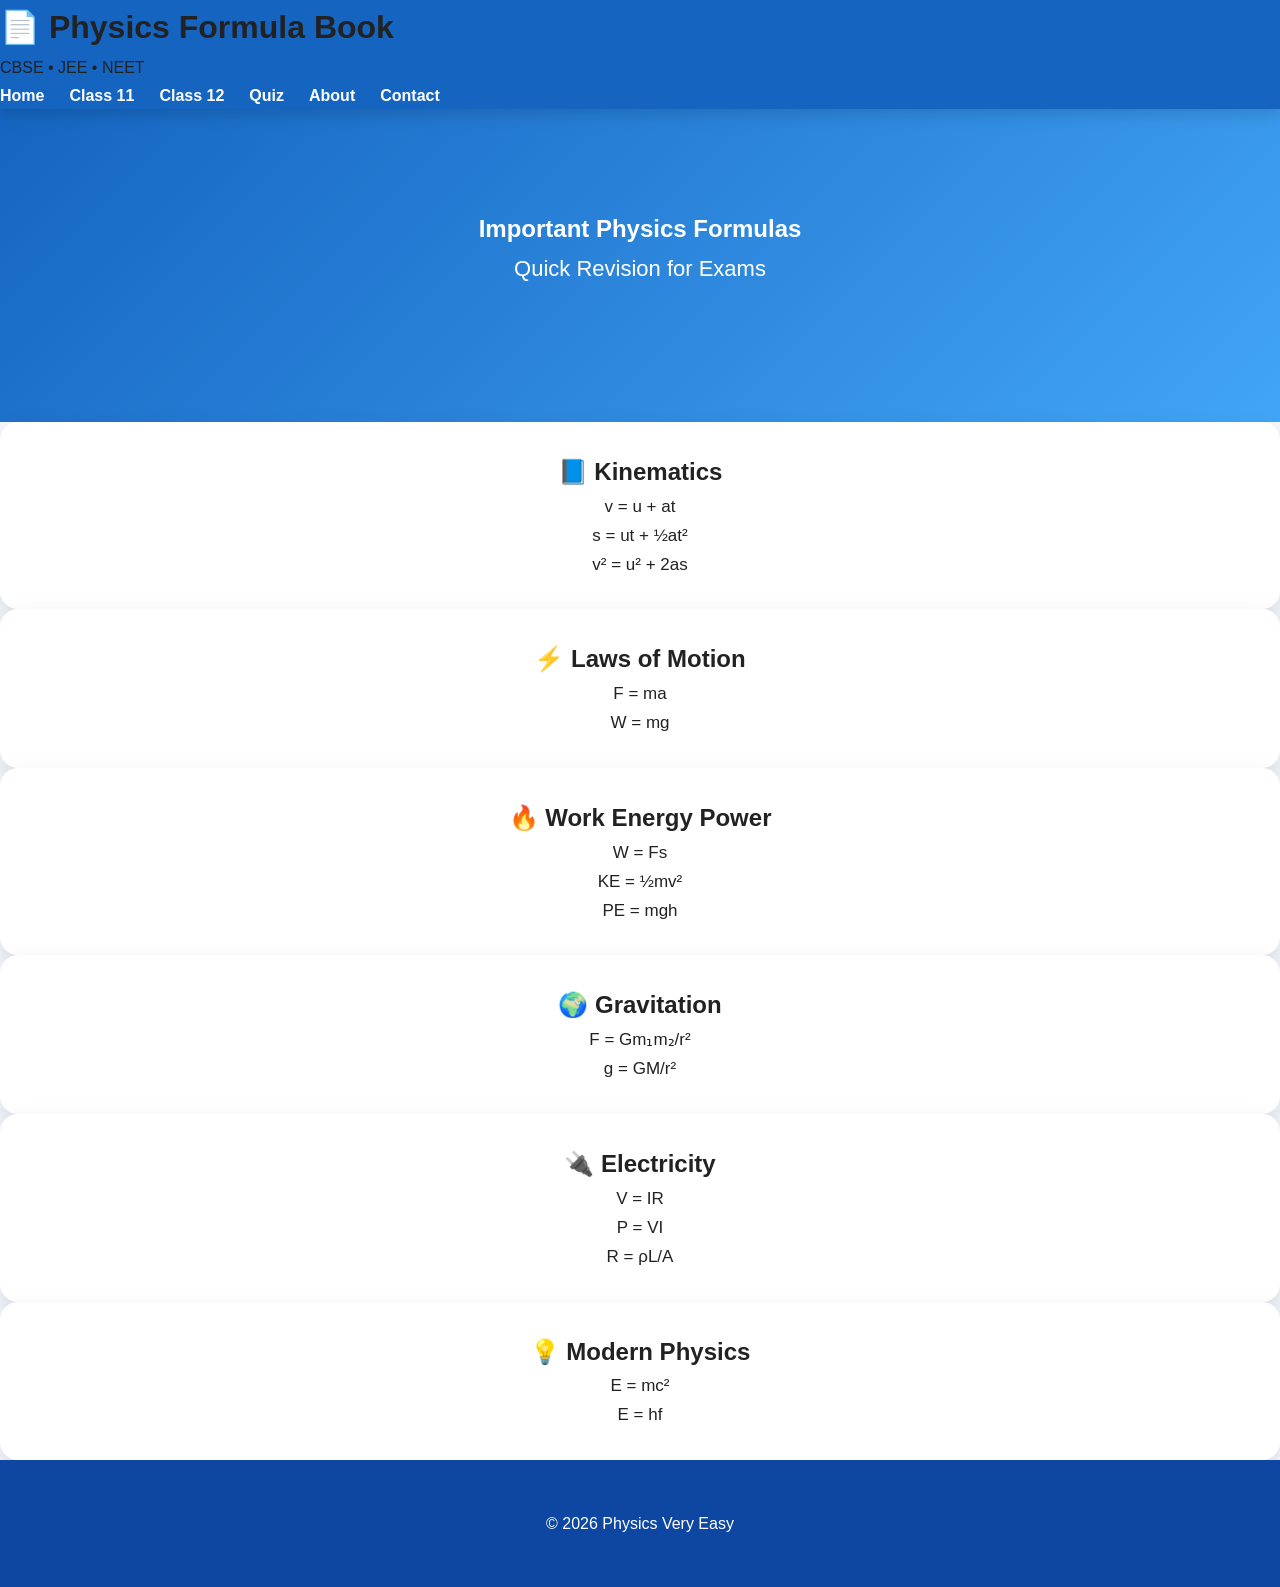
<file: formulas.html>
<!DOCTYPE html>
<html lang="en">
<head>
<meta charset="UTF-8">
<meta name="viewport" content="width=device-width, initial-scale=1.0">
<title>Formula Book | Physics Very Easy</title>

<link rel="stylesheet" href="style.css">

</head>

<body>

<header>

<div class="logo">
<h1>📄 Physics Formula Book</h1>
<p>CBSE • JEE • NEET</p>
</div>

<nav>
<a href="index.html">Home</a>
<a href="class11.html">Class 11</a>
<a href="class12.html">Class 12</a>
<a href="quiz.html">Quiz</a>
<a href="about.html">About</a>
<a href="contact.html">Contact</a>
</nav>

</header>

<section class="hero">

<h2>Important Physics Formulas</h2>

<p>Quick Revision for Exams</p>

</section>

<section class="cards">

<div class="card">
<h2>📘 Kinematics</h2>
<p>v = u + at</p>
<p>s = ut + ½at²</p>
<p>v² = u² + 2as</p>
</div>

<div class="card">
<h2>⚡ Laws of Motion</h2>
<p>F = ma</p>
<p>W = mg</p>
</div>

<div class="card">
<h2>🔥 Work Energy Power</h2>
<p>W = Fs</p>
<p>KE = ½mv²</p>
<p>PE = mgh</p>
</div>

<div class="card">
<h2>🌍 Gravitation</h2>
<p>F = Gm₁m₂/r²</p>
<p>g = GM/r²</p>
</div>

<div class="card">
<h2>🔌 Electricity</h2>
<p>V = IR</p>
<p>P = VI</p>
<p>R = ρL/A</p>
</div>

<div class="card">
<h2>💡 Modern Physics</h2>
<p>E = mc²</p>
<p>E = hf</p>
</div>

</section>

<footer>

<p>© 2026 Physics Very Easy</p>

</footer>

<script src="script.js"></script>

</body>
</html>
</file>
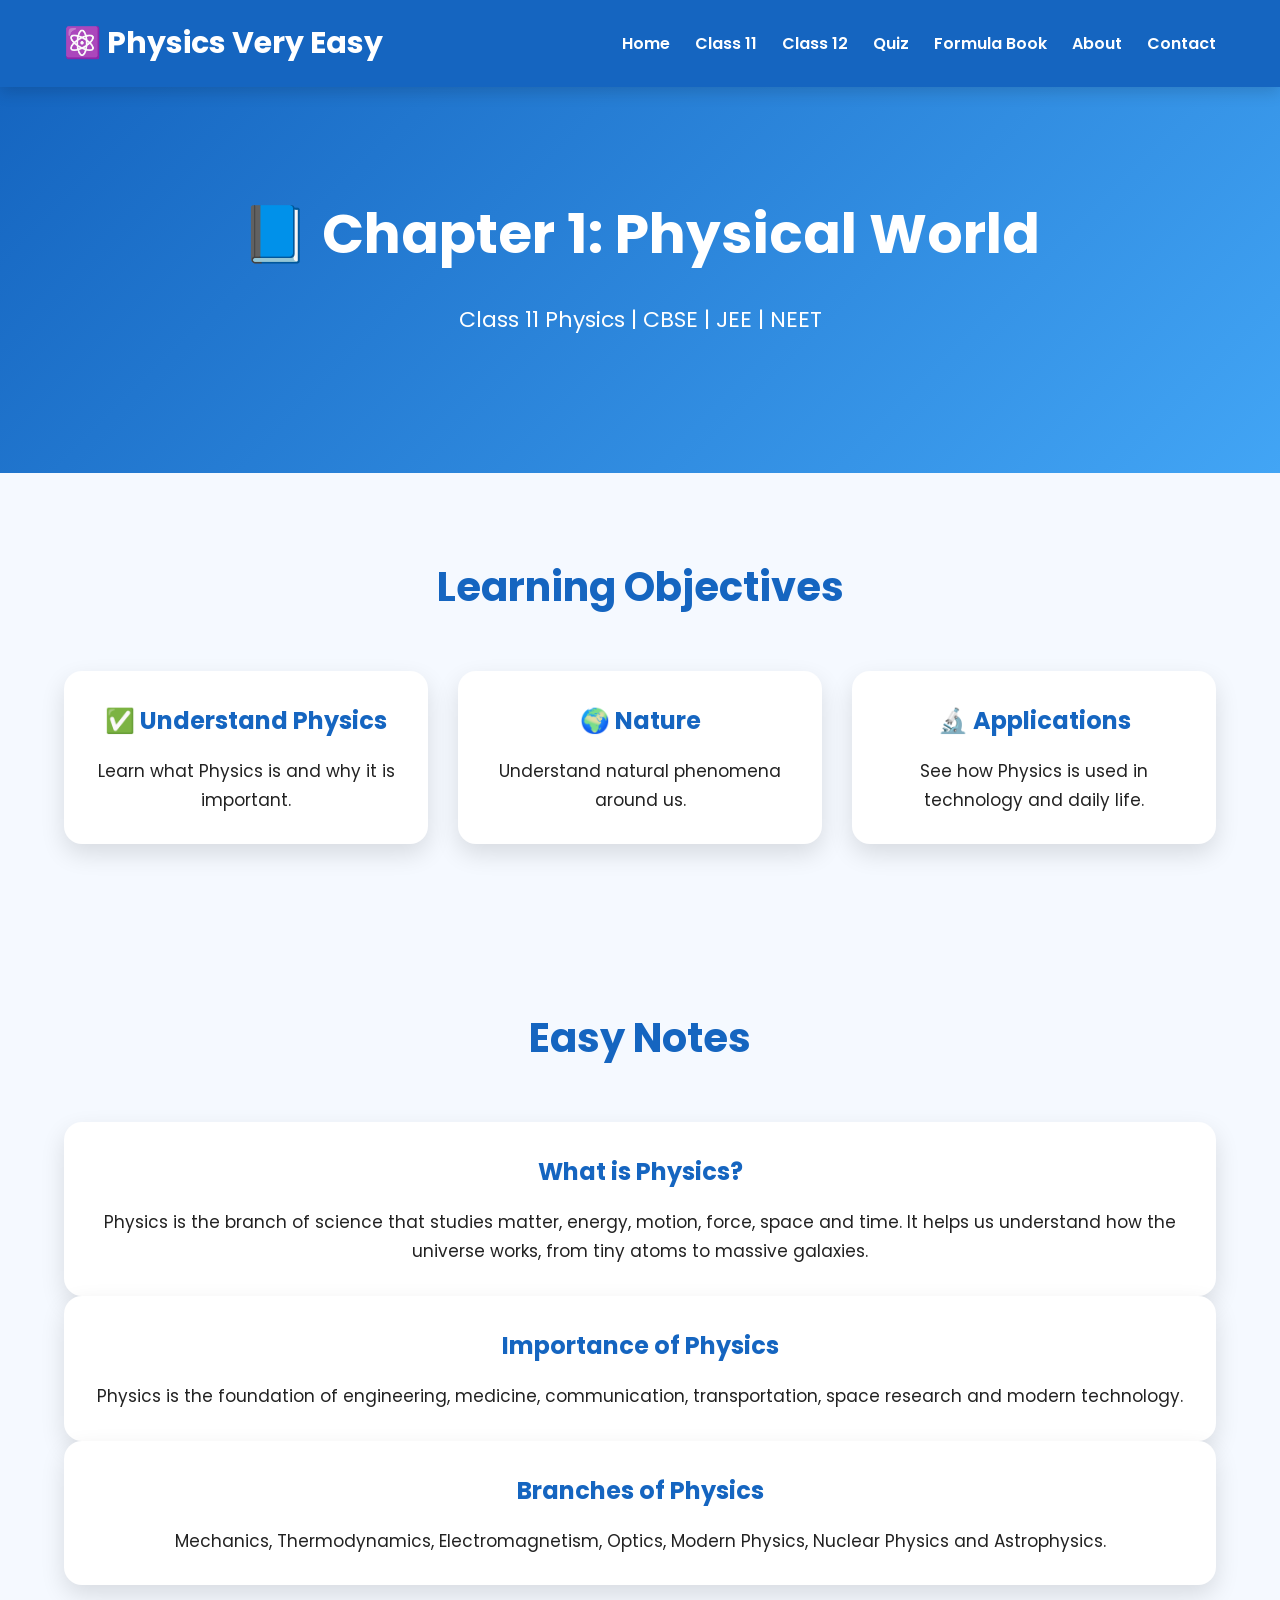
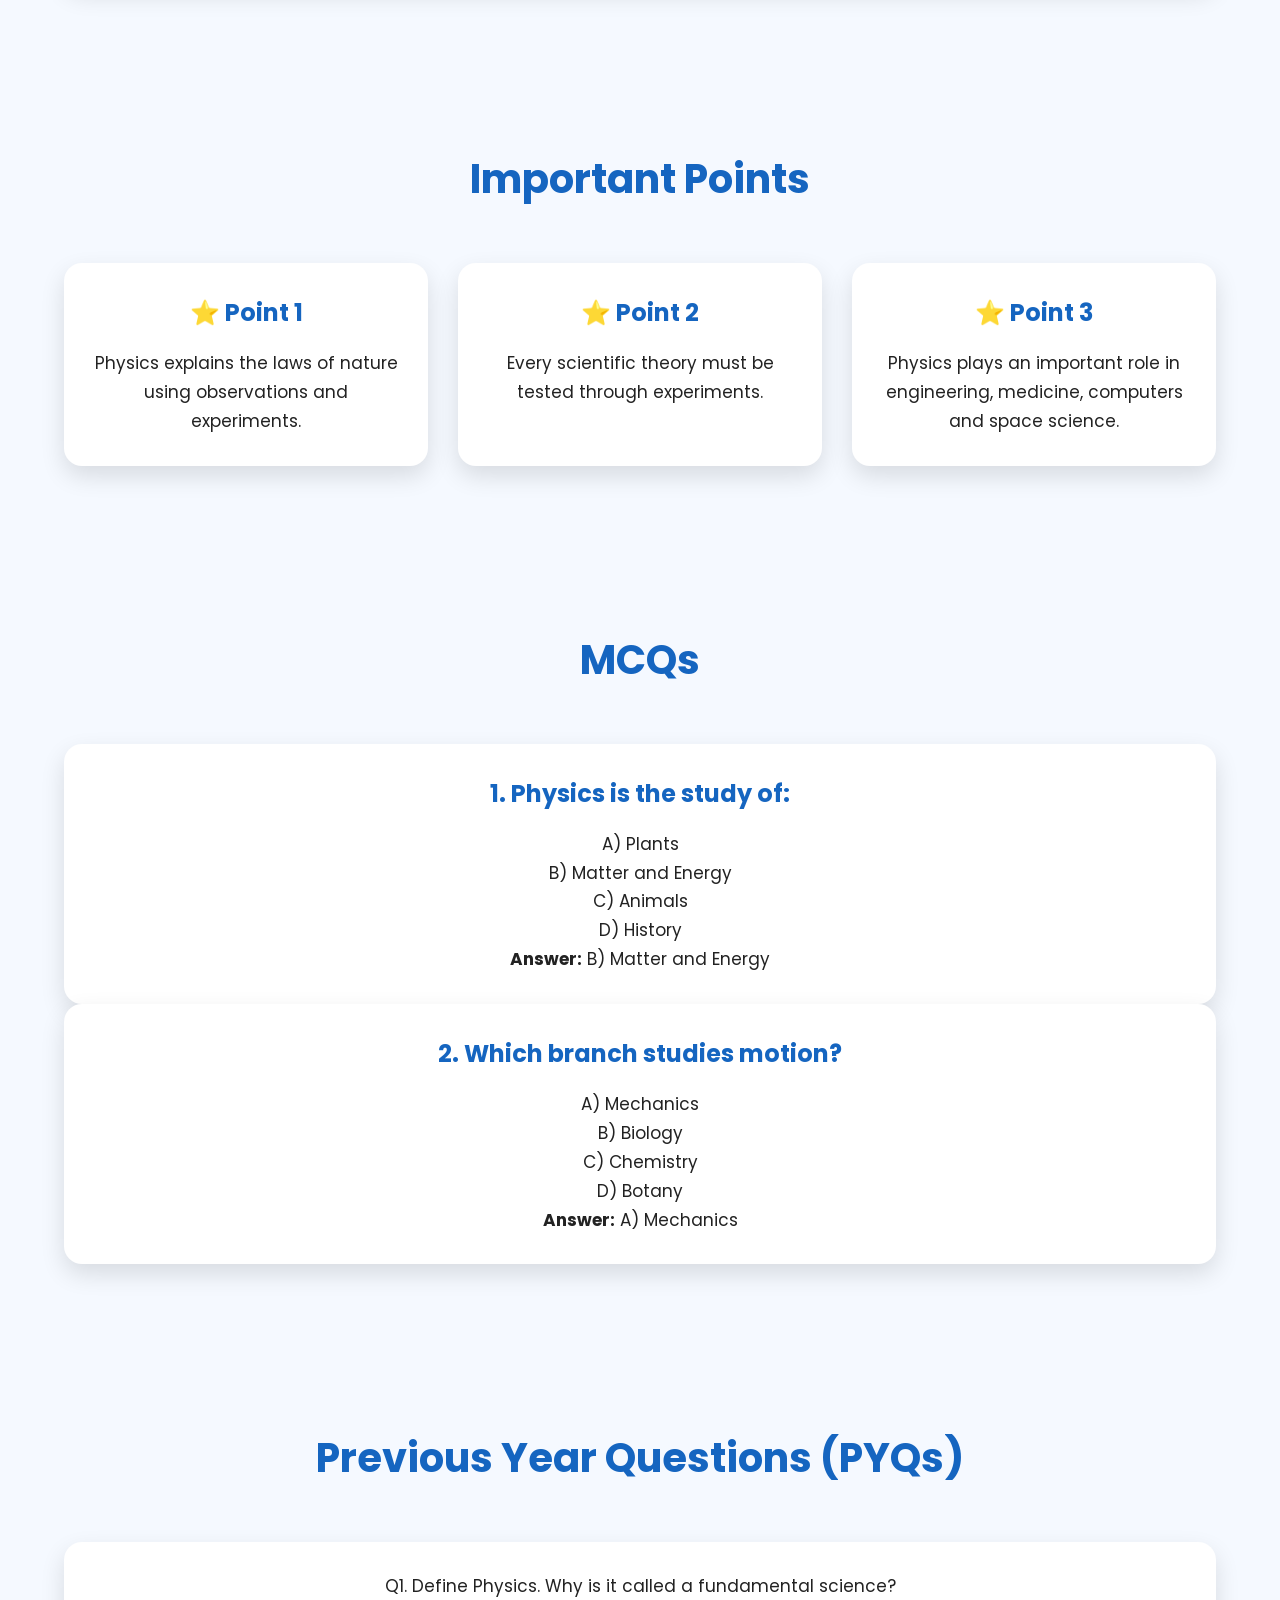
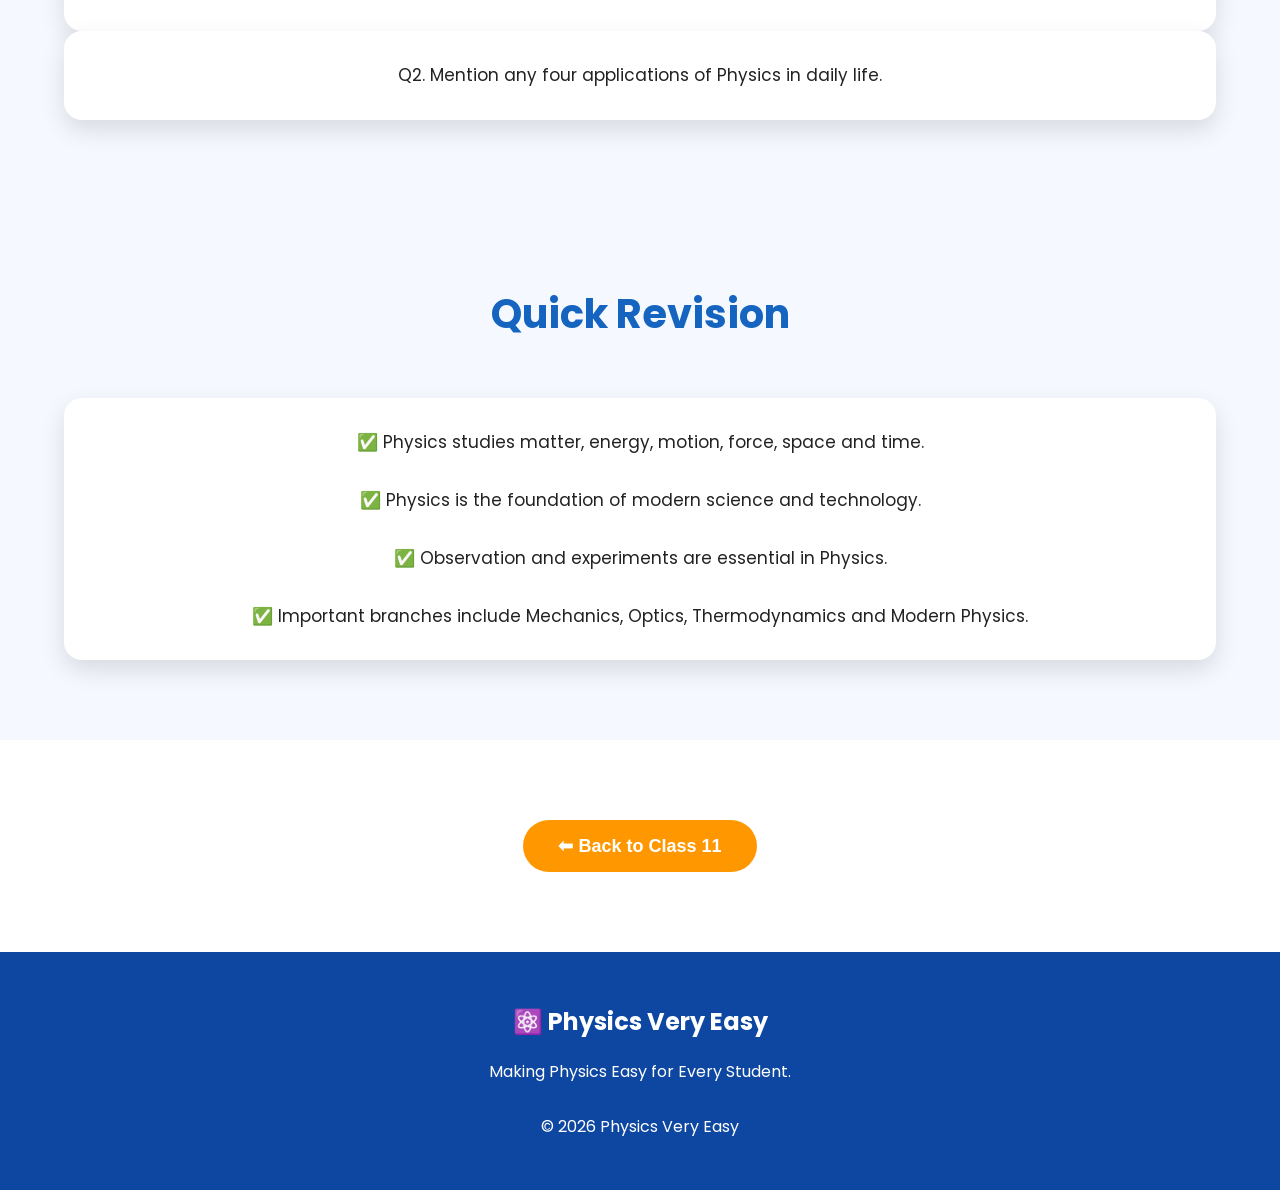
<file: physical-world.html>
<!DOCTYPE html>
<html lang="en">

<head>

<meta charset="UTF-8">

<meta name="viewport" content="width=device-width, initial-scale=1.0">

<title>Physical World | Physics Very Easy</title>

<link rel="stylesheet" href="../style.css">

<link href="https://fonts.googleapis.com/css2?family=Poppins:wght@300;400;500;600;700&display=swap" rel="stylesheet">

</head>

<body>

<header>

<div class="container nav">

<div class="logo">

<h2>⚛️ Physics Very Easy</h2>

</div>

<nav>

<a href="../index.html">Home</a>

<a href="../class11.html">Class 11</a>

<a href="../class12.html">Class 12</a>

<a href="../quiz.html">Quiz</a>

<a href="../formulas.html">Formula Book</a>

<a href="../about.html">About</a>

<a href="../contact.html">Contact</a>

</nav>

</div>

</header>

<section class="hero">

<div class="container hero-content">

<h1>📘 Chapter 1: Physical World</h1>

<p>

Class 11 Physics | CBSE | JEE | NEET

</p>

</div>

</section>

<section class="features">

<div class="container">

<h2 class="section-title">

Learning Objectives

</h2>

<div class="card-grid">

<div class="card">

<h3>✅ Understand Physics</h3>

<p>

Learn what Physics is and why it is important.

</p>

</div>

<div class="card">

<h3>🌍 Nature</h3>

<p>

Understand natural phenomena around us.

</p>

</div>

<div class="card">

<h3>🔬 Applications</h3>

<p>

See how Physics is used in technology and daily life.

</p>

</div>

</div>

</div>

</section>

<section class="features">

<div class="container">

<h2 class="section-title">

Easy Notes

</h2>

<div class="card">

<h3>What is Physics?</h3>

<p>

Physics is the branch of science that studies matter, energy, motion, force, space and time. It helps us understand how the universe works, from tiny atoms to massive galaxies.

</p>

</div>

<div class="card">

<h3>Importance of Physics</h3>

<p>

Physics is the foundation of engineering, medicine, communication, transportation, space research and modern technology.

</p>

</div>

<div class="card">

<h3>Branches of Physics</h3>

<p>

Mechanics, Thermodynamics, Electromagnetism, Optics, Modern Physics, Nuclear Physics and Astrophysics.

</p>

</div>

</div>

</section><section class="features">

<div class="container">

<h2 class="section-title">

Important Points

</h2>

<div class="card-grid">

<div class="card">

<h3>⭐ Point 1</h3>

<p>

Physics explains the laws of nature using observations and experiments.

</p>

</div>

<div class="card">

<h3>⭐ Point 2</h3>

<p>

Every scientific theory must be tested through experiments.

</p>

</div>

<div class="card">

<h3>⭐ Point 3</h3>

<p>

Physics plays an important role in engineering, medicine, computers and space science.

</p>

</div>

</div>

</div>

</section>

<section class="features">

<div class="container">

<h2 class="section-title">

MCQs

</h2>

<div class="card">

<h3>1. Physics is the study of:</h3>

<p>A) Plants<br>B) Matter and Energy<br>C) Animals<br>D) History</p>

<p><strong>Answer:</strong> B) Matter and Energy</p>

</div>

<div class="card">

<h3>2. Which branch studies motion?</h3>

<p>A) Mechanics<br>B) Biology<br>C) Chemistry<br>D) Botany</p>

<p><strong>Answer:</strong> A) Mechanics</p>

</div>

</div>

</section>

<section class="features">

<div class="container">

<h2 class="section-title">

Previous Year Questions (PYQs)

</h2>

<div class="card">

<p>

Q1. Define Physics. Why is it called a fundamental science?

</p>

</div>

<div class="card">

<p>

Q2. Mention any four applications of Physics in daily life.

</p>

</div>

</div>

</section>

<section class="features">

<div class="container">

<h2 class="section-title">

Quick Revision

</h2>

<div class="card">

<p>

✅ Physics studies matter, energy, motion, force, space and time.<br><br>

✅ Physics is the foundation of modern science and technology.<br><br>

✅ Observation and experiments are essential in Physics.<br><br>

✅ Important branches include Mechanics, Optics, Thermodynamics and Modern Physics.

</p>

</div>

</div>

</section>

<section class="contact-preview">

<div class="container">

<a href="../class11.html">

<button>

⬅ Back to Class 11

</button>

</a>

</div>

</section>

<footer>

<div class="container">

<h2>⚛️ Physics Very Easy</h2>

<p>Making Physics Easy for Every Student.</p>

<br>

<p>© 2026 Physics Very Easy</p>

</div>

</footer>

<script src="../script.js"></script>

</body>

</html>
</file>
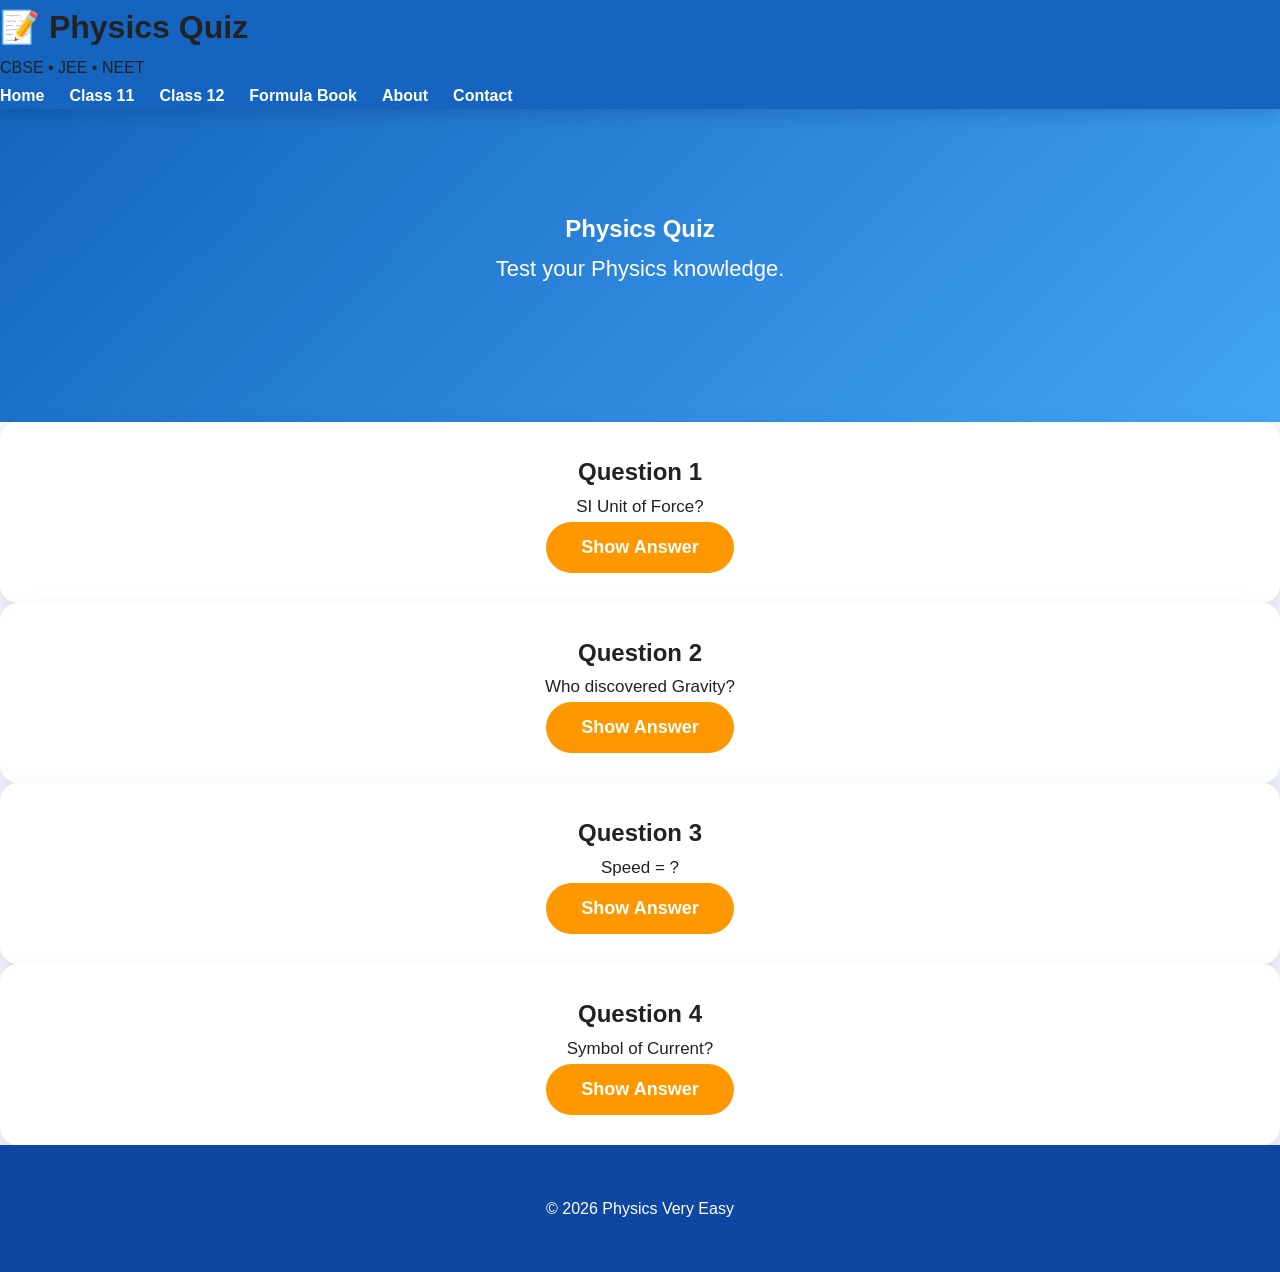
<file: quiz.html>
<!DOCTYPE html>
<html lang="en">
<head>
<meta charset="UTF-8">
<meta name="viewport" content="width=device-width, initial-scale=1.0">
<title>Physics Quiz | Physics Very Easy</title>

<link rel="stylesheet" href="style.css">

</head>

<body>

<header>

<div class="logo">
<h1>📝 Physics Quiz</h1>
<p>CBSE • JEE • NEET</p>
</div>

<nav>
<a href="index.html">Home</a>
<a href="class11.html">Class 11</a>
<a href="class12.html">Class 12</a>
<a href="formulas.html">Formula Book</a>
<a href="about.html">About</a>
<a href="contact.html">Contact</a>
</nav>

</header>

<section class="hero">

<h2>Physics Quiz</h2>

<p>Test your Physics knowledge.</p>

</section>

<section class="cards">

<div class="card">

<h2>Question 1</h2>

<p>SI Unit of Force?</p>

<button onclick="alert('✅ Correct! Answer: Newton (N)')">
Show Answer
</button>

</div>

<div class="card">

<h2>Question 2</h2>

<p>Who discovered Gravity?</p>

<button onclick="alert('✅ Correct! Answer: Isaac Newton')">
Show Answer
</button>

</div>

<div class="card">

<h2>Question 3</h2>

<p>Speed = ?</p>

<button onclick="alert('✅ Correct! Answer: Distance ÷ Time')">
Show Answer
</button>

</div>

<div class="card">

<h2>Question 4</h2>

<p>Symbol of Current?</p>

<button onclick="alert('✅ Correct! Answer: I')">
Show Answer
</button>

</div>

</section>

<footer>

<p>© 2026 Physics Very Easy</p>

</footer>

<script src="script.js"></script>

</body>
</html>
</file>
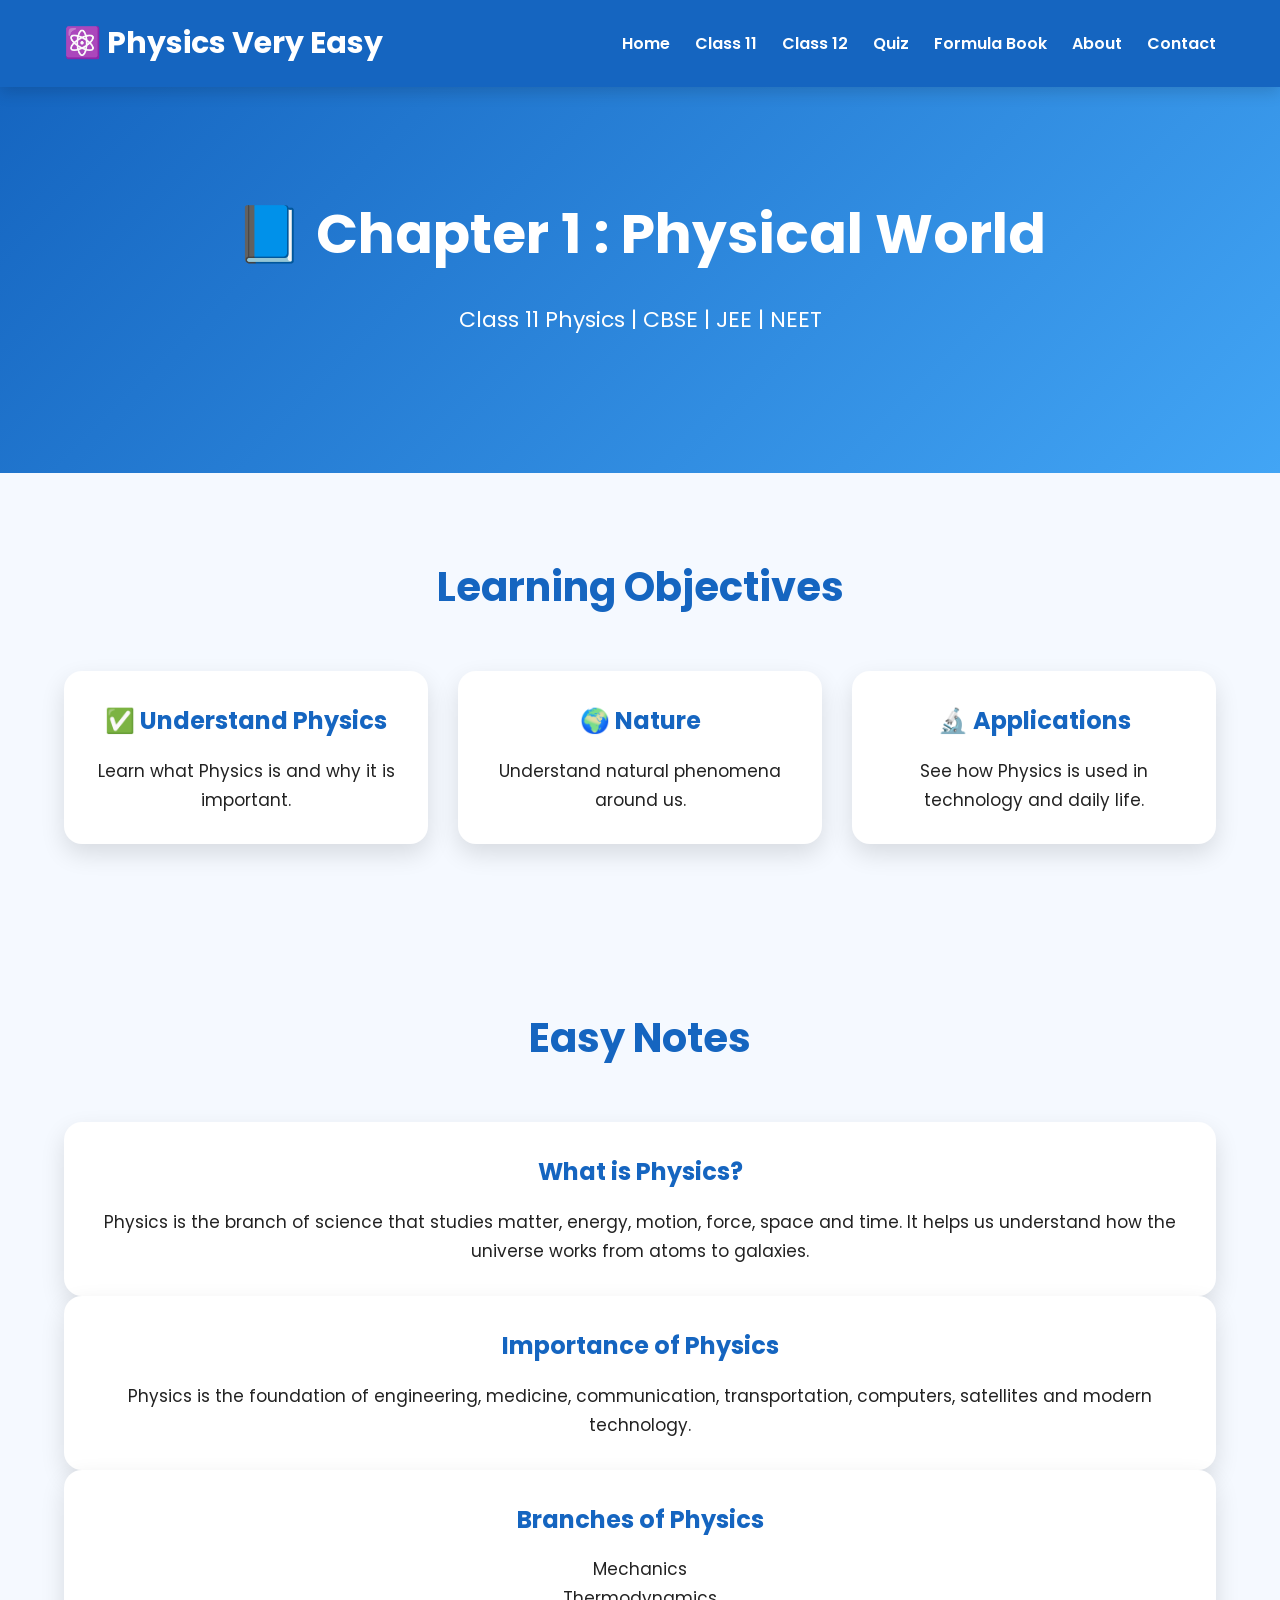
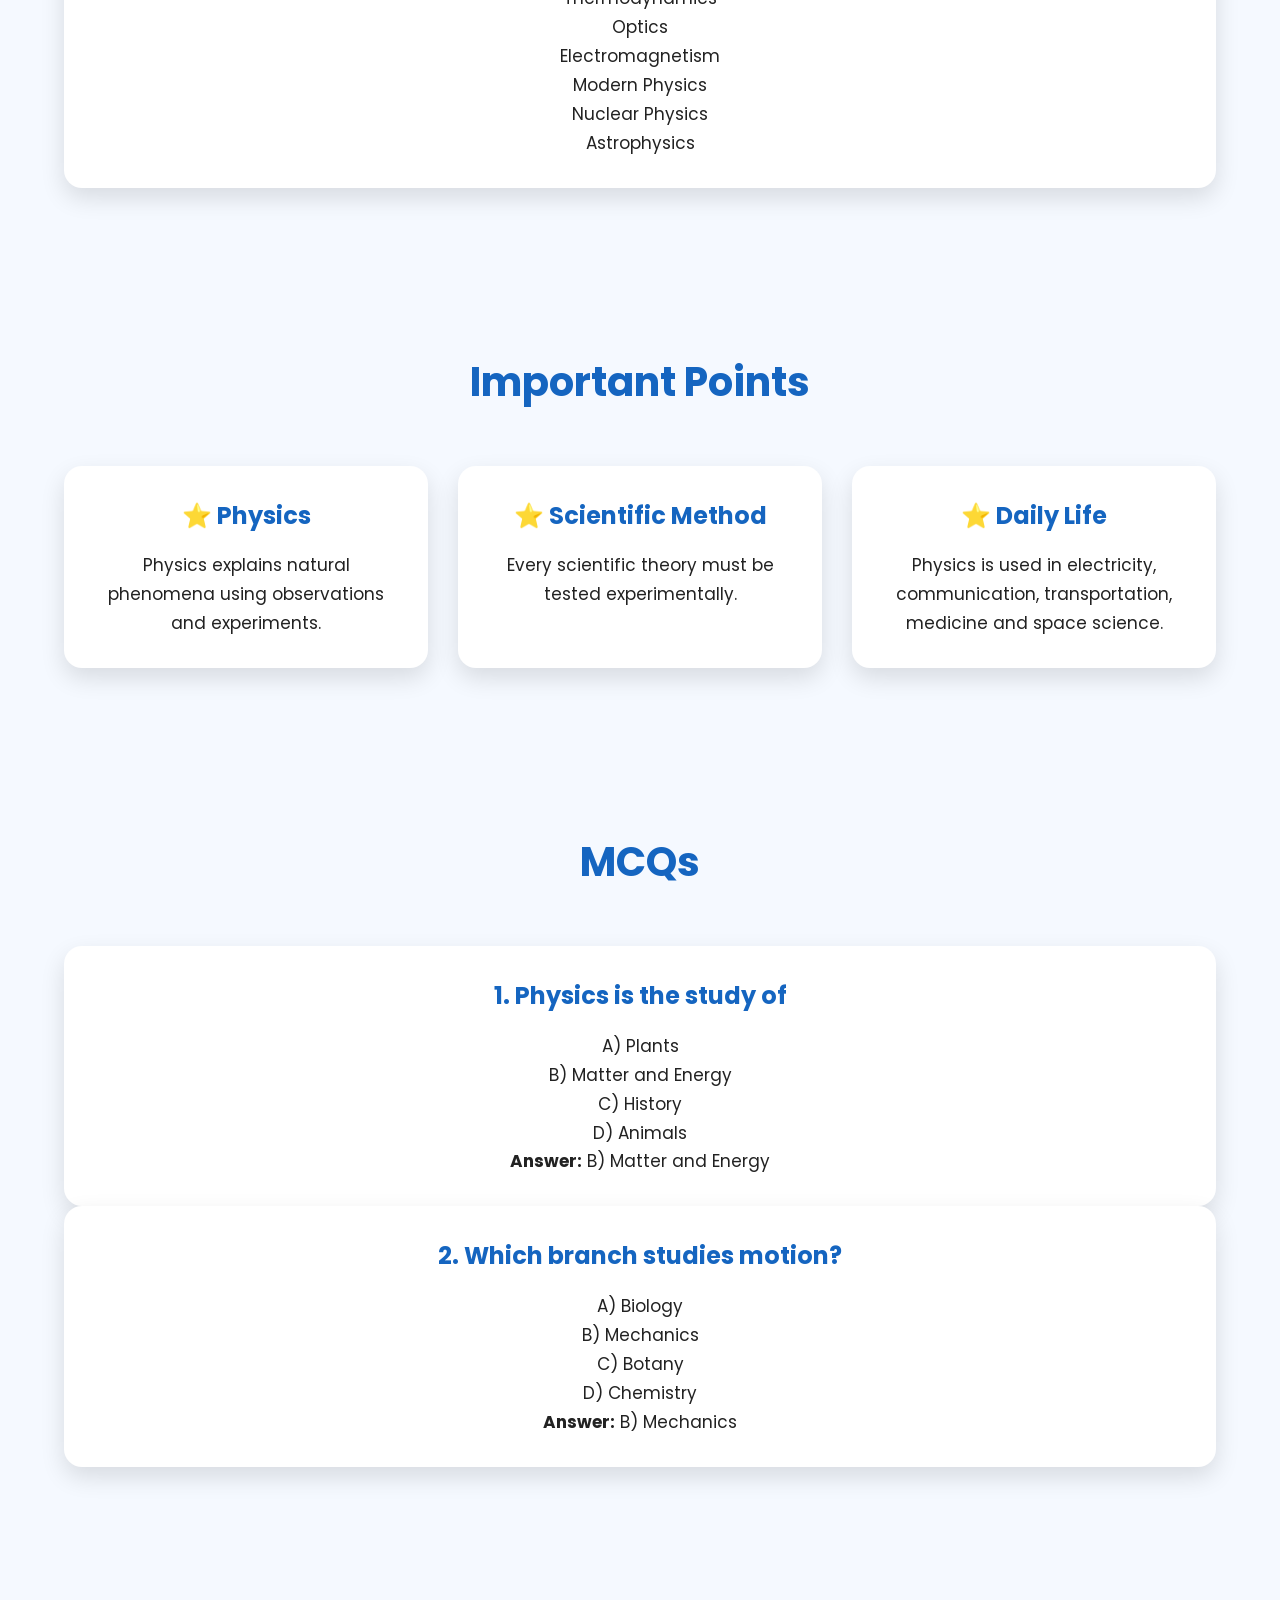
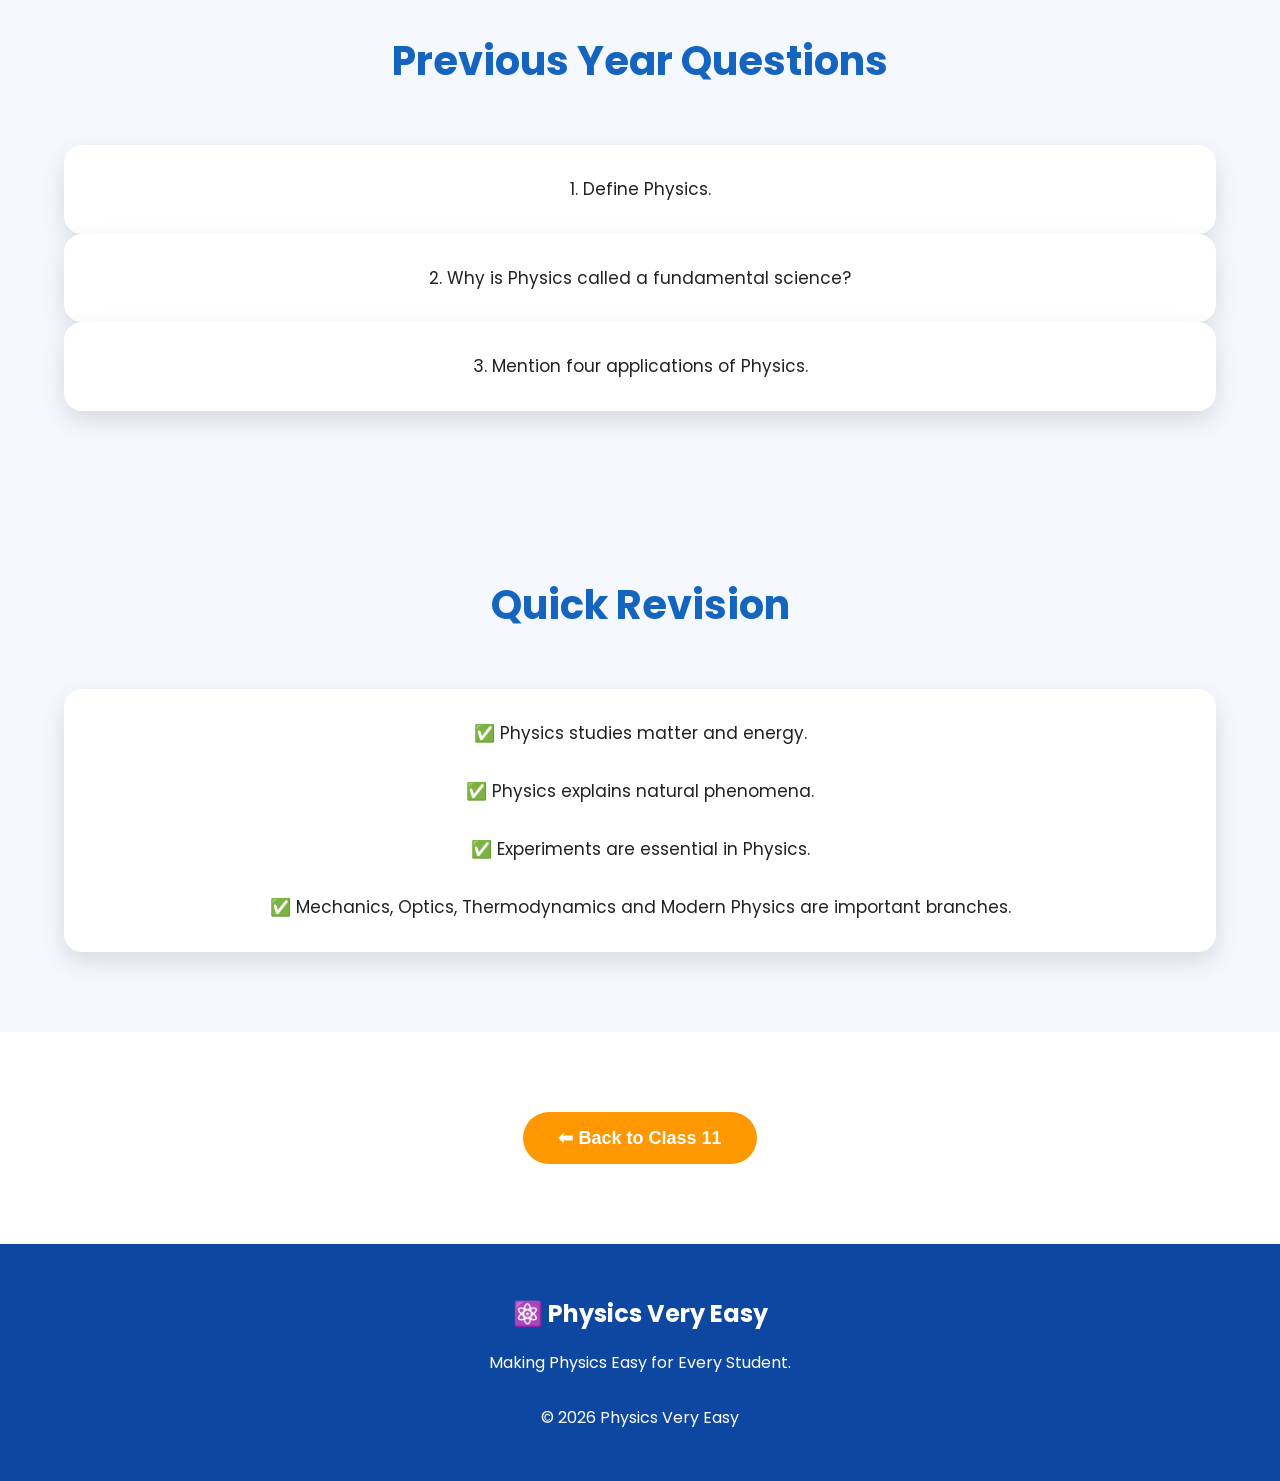
<file: chapters/physical-world.html>
<!DOCTYPE html>
<html lang="en">
<head>
<meta charset="UTF-8">
<meta name="viewport" content="width=device-width, initial-scale=1.0">

<title>Physical World | Physics Very Easy</title>

<link rel="stylesheet" href="../style.css">
<link href="https://fonts.googleapis.com/css2?family=Poppins:wght@300;400;500;600;700&display=swap" rel="stylesheet">
</head>

<body>

<header>

<div class="container nav">

<div class="logo">
<h2>⚛️ Physics Very Easy</h2>
</div>

<nav>
<a href="../index.html">Home</a>
<a href="../class11.html">Class 11</a>
<a href="../class12.html">Class 12</a>
<a href="../quiz.html">Quiz</a>
<a href="../formulas.html">Formula Book</a>
<a href="../about.html">About</a>
<a href="../contact.html">Contact</a>
</nav>

</div>

</header>

<section class="hero">

<div class="container hero-content">

<h1>📘 Chapter 1 : Physical World</h1>

<p>
Class 11 Physics | CBSE | JEE | NEET
</p>

</div>

</section>

<section class="features">

<div class="container">

<h2 class="section-title">
Learning Objectives
</h2>

<div class="card-grid">

<div class="card">
<h3>✅ Understand Physics</h3>
<p>
Learn what Physics is and why it is important.
</p>
</div>

<div class="card">
<h3>🌍 Nature</h3>
<p>
Understand natural phenomena around us.
</p>
</div>

<div class="card">
<h3>🔬 Applications</h3>
<p>
See how Physics is used in technology and daily life.
</p>
</div>

</div>

</div>

</section>

<section class="features">

<div class="container">

<h2 class="section-title">
Easy Notes
</h2>

<div class="card">

<h3>What is Physics?</h3>

<p>
Physics is the branch of science that studies matter, energy, motion, force, space and time. It helps us understand how the universe works from atoms to galaxies.
</p>

</div>

<div class="card">

<h3>Importance of Physics</h3>

<p>
Physics is the foundation of engineering, medicine, communication, transportation, computers, satellites and modern technology.
</p>

</div>

<div class="card">

<h3>Branches of Physics</h3>

<p>
Mechanics<br>
Thermodynamics<br>
Optics<br>
Electromagnetism<br>
Modern Physics<br>
Nuclear Physics<br>
Astrophysics
</p>

</div>

</div>

</section>

<section class="features">

<div class="container">

<h2 class="section-title">
Important Points
</h2>

<div class="card-grid">

<div class="card">
<h3>⭐ Physics</h3>
<p>
Physics explains natural phenomena using observations and experiments.
</p>
</div>

<div class="card">
<h3>⭐ Scientific Method</h3>
<p>
Every scientific theory must be tested experimentally.
</p>
</div>

<div class="card">
<h3>⭐ Daily Life</h3>
<p>
Physics is used in electricity, communication, transportation, medicine and space science.
</p>
</div>

</div>

</div>

</section>

<section class="features">

<div class="container">

<h2 class="section-title">
MCQs
</h2>

<div class="card">

<h3>1. Physics is the study of</h3>

<p>
A) Plants<br>
B) Matter and Energy<br>
C) History<br>
D) Animals
</p>

<p><strong>Answer:</strong> B) Matter and Energy</p>

</div>

<div class="card">

<h3>2. Which branch studies motion?</h3>

<p>
A) Biology<br>
B) Mechanics<br>
C) Botany<br>
D) Chemistry
</p>

<p><strong>Answer:</strong> B) Mechanics</p>

</div>

</div>

</section>

<section class="features">

<div class="container">

<h2 class="section-title">
Previous Year Questions
</h2>

<div class="card">

<p>
1. Define Physics.
</p>

</div>

<div class="card">

<p>
2. Why is Physics called a fundamental science?
</p>

</div>

<div class="card">

<p>
3. Mention four applications of Physics.
</p>

</div>

</div>

</section>

<section class="features">

<div class="container">

<h2 class="section-title">
Quick Revision
</h2>

<div class="card">

<p>

✅ Physics studies matter and energy.<br><br>

✅ Physics explains natural phenomena.<br><br>

✅ Experiments are essential in Physics.<br><br>

✅ Mechanics, Optics, Thermodynamics and Modern Physics are important branches.

</p>

</div>

</div>

</section>

<section class="contact-preview">

<div class="container">

<a href="../class11.html">
<button>⬅ Back to Class 11</button>
</a>

</div>

</section>

<footer>

<div class="container">

<h2>⚛️ Physics Very Easy</h2>

<p>
Making Physics Easy for Every Student.
</p>

<br>

<p>
© 2026 Physics Very Easy
</p>

</div>

</footer>

<script src="../script.js"></script>

</body>
</html>
</file>
<file: style.css>
/* ===========================
   PHYSICS VERY EASY V2
=========================== */

*{
margin:0;
padding:0;
box-sizing:border-box;
}

html{
scroll-behavior:smooth;
}

body{

font-family:'Poppins',sans-serif;

background:#f5f9ff;

color:#222;

line-height:1.7;

}

/* ===========================
CONTAINER
=========================== */

.container{

width:90%;

max-width:1200px;

margin:auto;

}

/* ===========================
HEADER
=========================== */

header{

background:#1565c0;

position:sticky;

top:0;

z-index:999;

box-shadow:0 5px 15px rgba(0,0,0,.15);

}

.nav{

display:flex;

justify-content:space-between;

align-items:center;

padding:18px 0;

}

.logo h2{

color:white;

font-size:30px;

font-weight:700;

}

nav{

display:flex;

gap:25px;

}

nav a{

color:white;

text-decoration:none;

font-weight:600;

transition:.3s;

}

nav a:hover{

color:#ffd54f;

}

/* ===========================
HERO
=========================== */

.hero{

background:linear-gradient(135deg,#1565c0,#42a5f5);

color:white;

padding:100px 20px;

text-align:center;

}

.hero-content{

max-width:850px;

margin:auto;

}

.hero h1{

font-size:55px;

margin-bottom:20px;

}

.hero p{

font-size:22px;

margin-bottom:35px;

}

.hero-buttons{

display:flex;

justify-content:center;

gap:20px;

flex-wrap:wrap;

}

/* ===========================
BUTTON
=========================== */

button{

padding:15px 35px;

border:none;

border-radius:50px;

background:#ff9800;

color:white;

font-size:18px;

font-weight:bold;

cursor:pointer;

transition:.3s;

}

button:hover{

transform:translateY(-5px);

background:#f57c00;

}

.secondary{

background:white;

color:#1565c0;

}

.secondary:hover{

background:#eeeeee;

}
/* ===========================
STATS
=========================== */

.stats{

padding:80px 0;

background:white;

}

.stats-grid{

display:grid;

grid-template-columns:repeat(auto-fit,minmax(220px,1fr));

gap:25px;

}

.stat-box{

background:#1565c0;

color:white;

padding:35px;

border-radius:15px;

text-align:center;

transition:.3s;

}

.stat-box:hover{

transform:translateY(-8px);

}

.stat-box h2{

font-size:45px;

margin-bottom:10px;

}

/* ===========================
SECTION TITLE
=========================== */

.section-title{

font-size:40px;

text-align:center;

margin-bottom:50px;

color:#1565c0;

}

/* ===========================
FEATURES & CARDS
=========================== */

.features,
.chapters,
.exam-section,
.formula-section,
.quiz-section,
.reviews,
.instagram,
.newsletter,
.contact-preview{

padding:80px 0;

}

.card-grid{

display:grid;

grid-template-columns:repeat(auto-fit,minmax(260px,1fr));

gap:30px;

}

.card{

background:white;

padding:30px;

border-radius:18px;

box-shadow:0 10px 25px rgba(0,0,0,.12);

transition:.3s;

text-align:center;

}

.card:hover{

transform:translateY(-10px);

}

.card h3{

color:#1565c0;

margin-bottom:15px;

font-size:24px;

}

.card p{

font-size:17px;

}

/* ===========================
INSTAGRAM
=========================== */

.instagram{

background:#1565c0;

color:white;

text-align:center;

}

.instagram h2{

font-size:40px;

margin-bottom:20px;

}

.instagram p{

margin-bottom:25px;

font-size:18px;

}

/* ===========================
NEWSLETTER
=========================== */

.newsletter{

background:#eef5ff;

text-align:center;

}

.newsletter-form{

margin-top:30px;

display:flex;

justify-content:center;

gap:15px;

flex-wrap:wrap;

}

.newsletter-form input{

padding:15px;

width:320px;

border-radius:40px;

border:2px solid #1565c0;

font-size:17px;

outline:none;

}

/* ===========================
CONTACT PREVIEW
=========================== */

.contact-preview{

text-align:center;

background:white;

}

/* ===========================
FOOTER
=========================== */

footer{

background:#0d47a1;

color:white;

text-align:center;

padding:50px 20px;

}

footer h2{

margin-bottom:15px;

}

footer p{

font-size:16px;

}

/* ===========================
RESPONSIVE
=========================== */

@media(max-width:900px){

.nav{

flex-direction:column;

gap:20px;

}

nav{

flex-wrap:wrap;

justify-content:center;

}

.hero h1{

font-size:40px;

}

.hero p{

font-size:18px;

}

.section-title{

font-size:32px;

}

}

@media(max-width:600px){

.hero{

padding:70px 20px;

}

.hero h1{

font-size:32px;

}

.hero p{

font-size:16px;

}

.logo h2{

font-size:24px;

}

button{

width:100%;

}

.newsletter-form input{

width:100%;

}

}

/* ===========================
END
=========================== */
}
</file>
